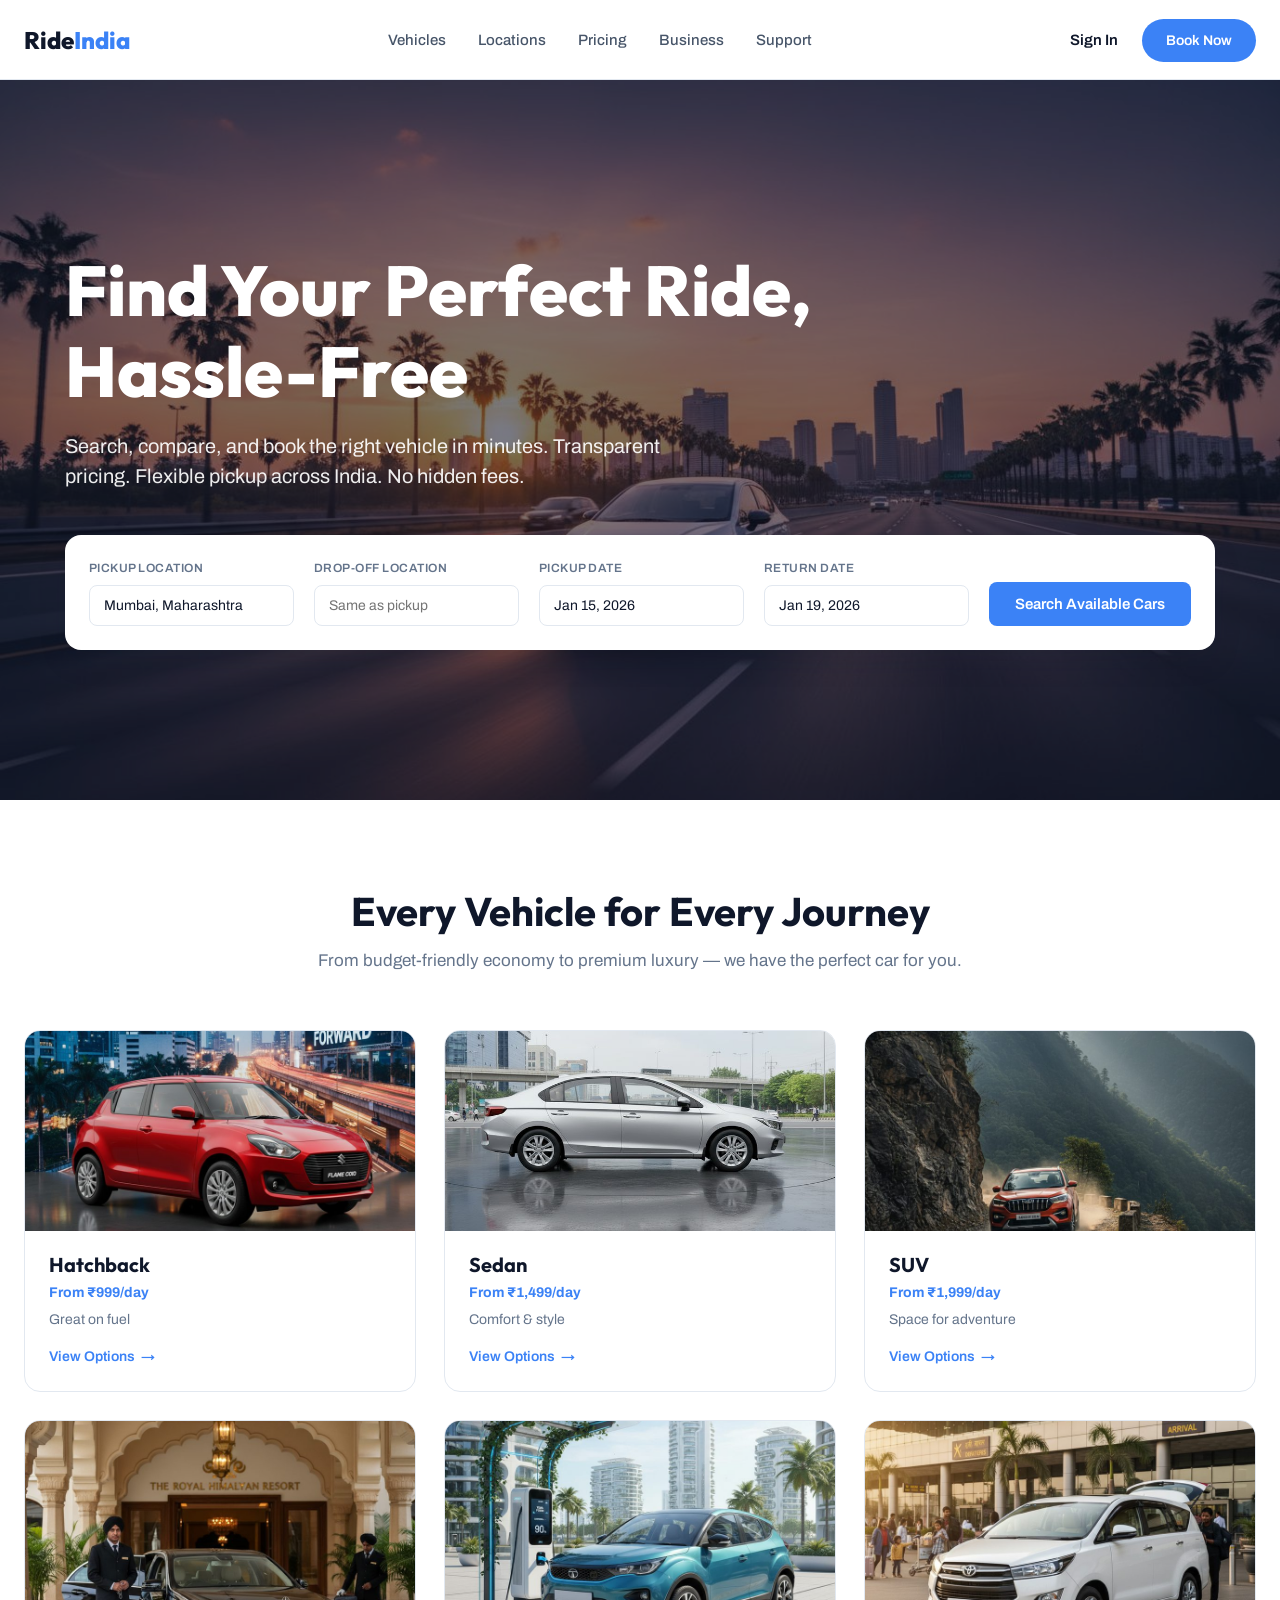
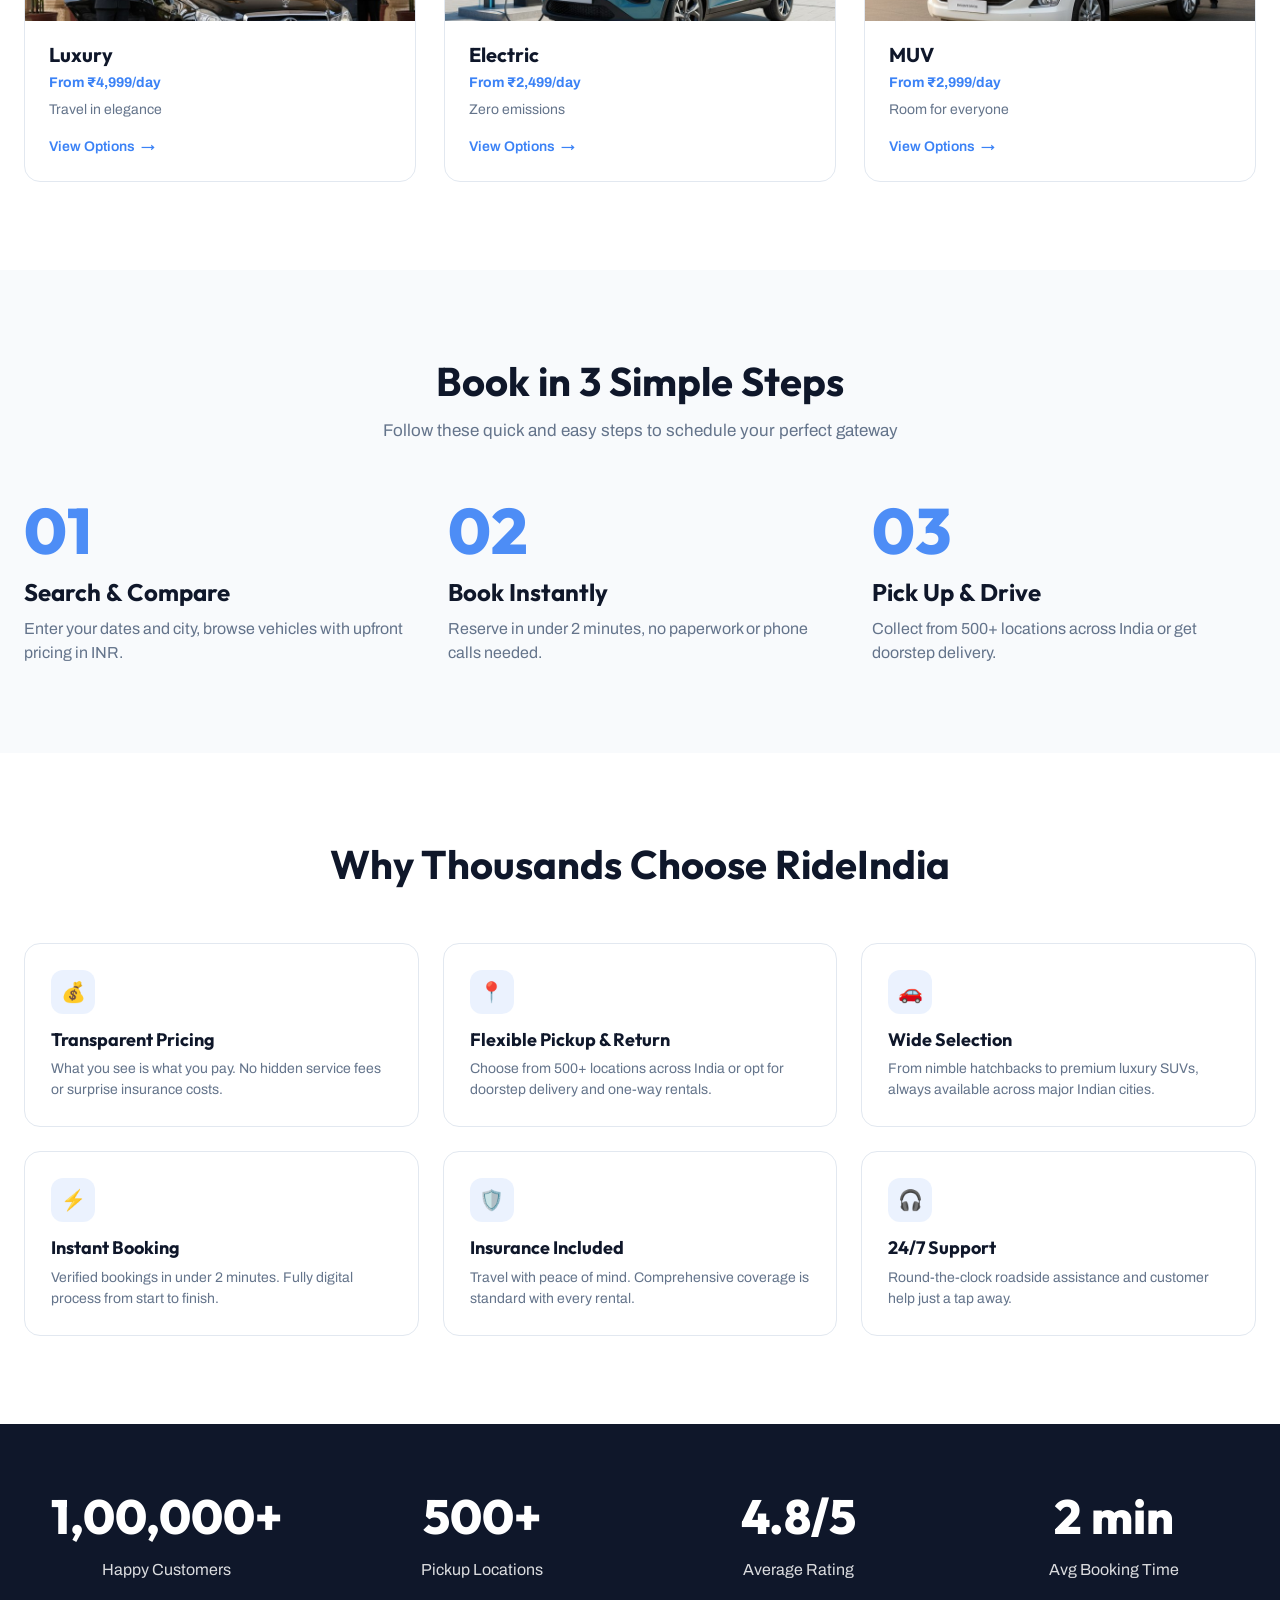
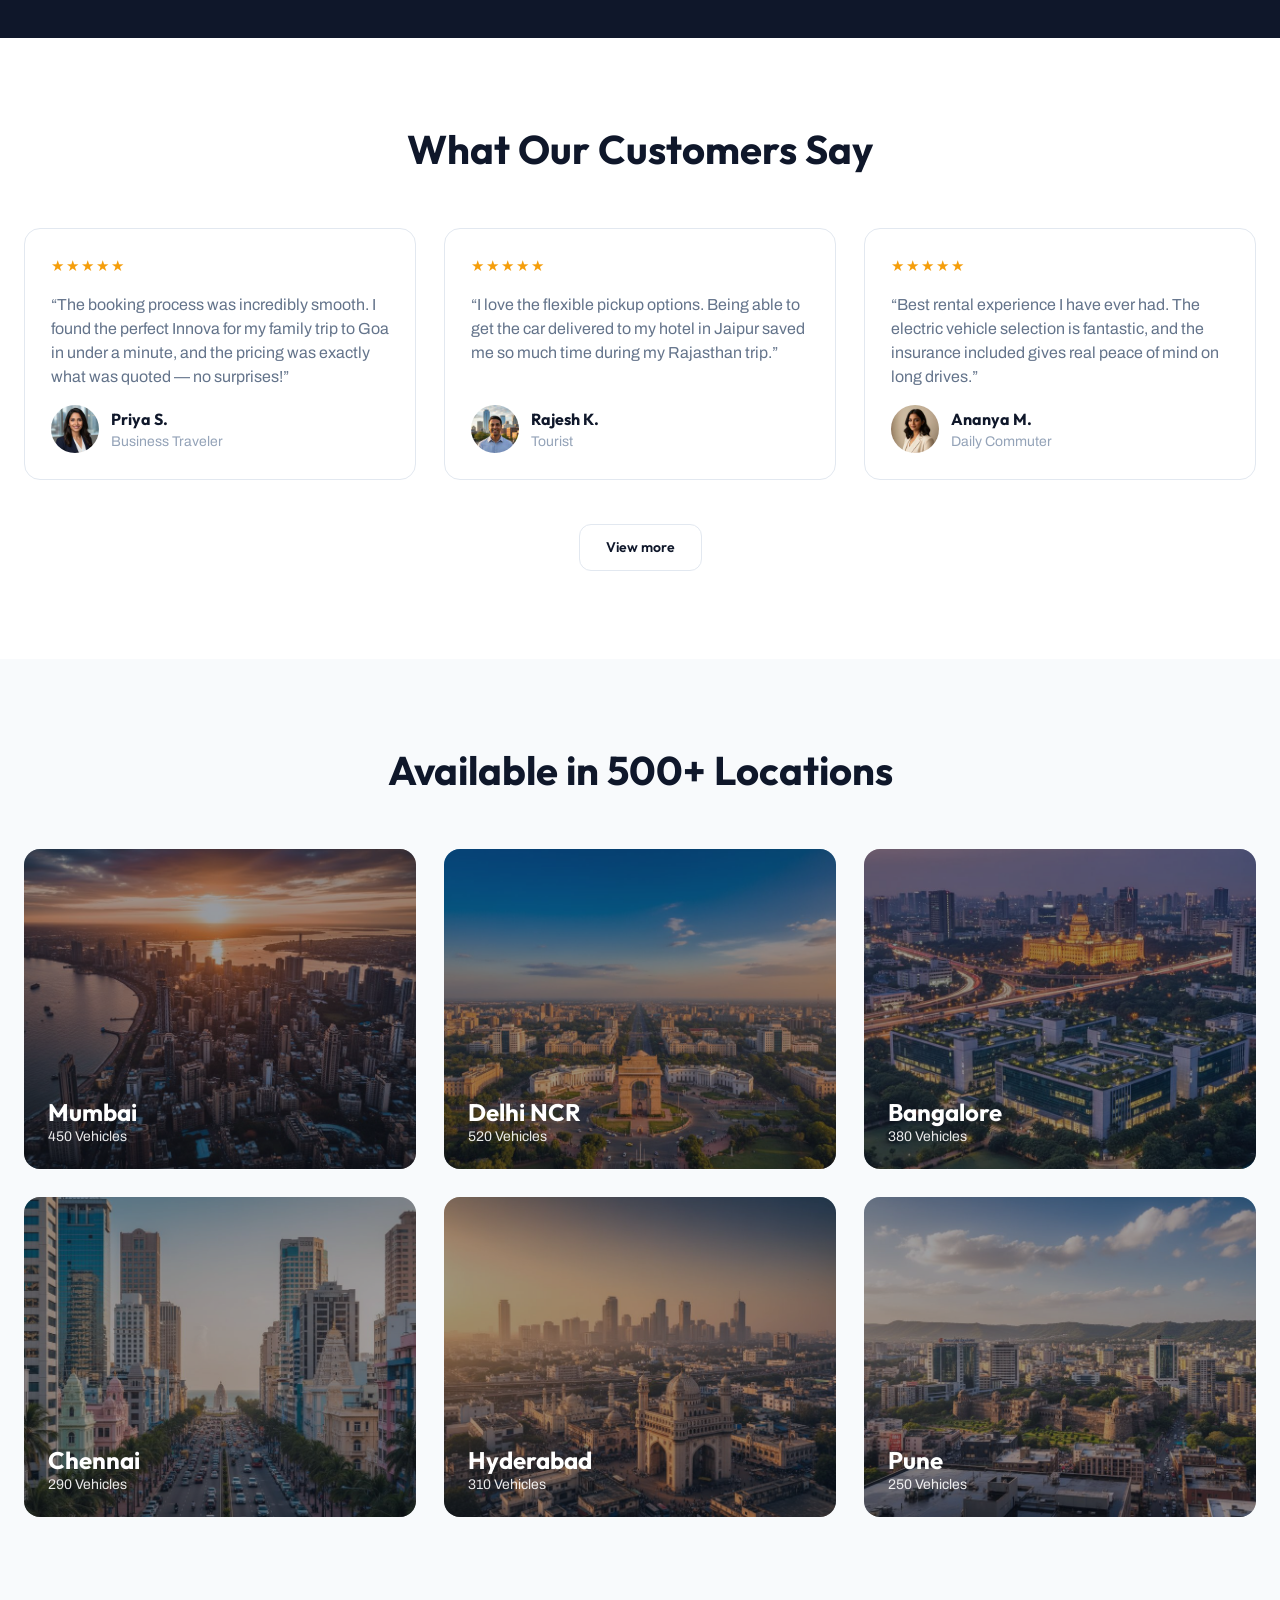
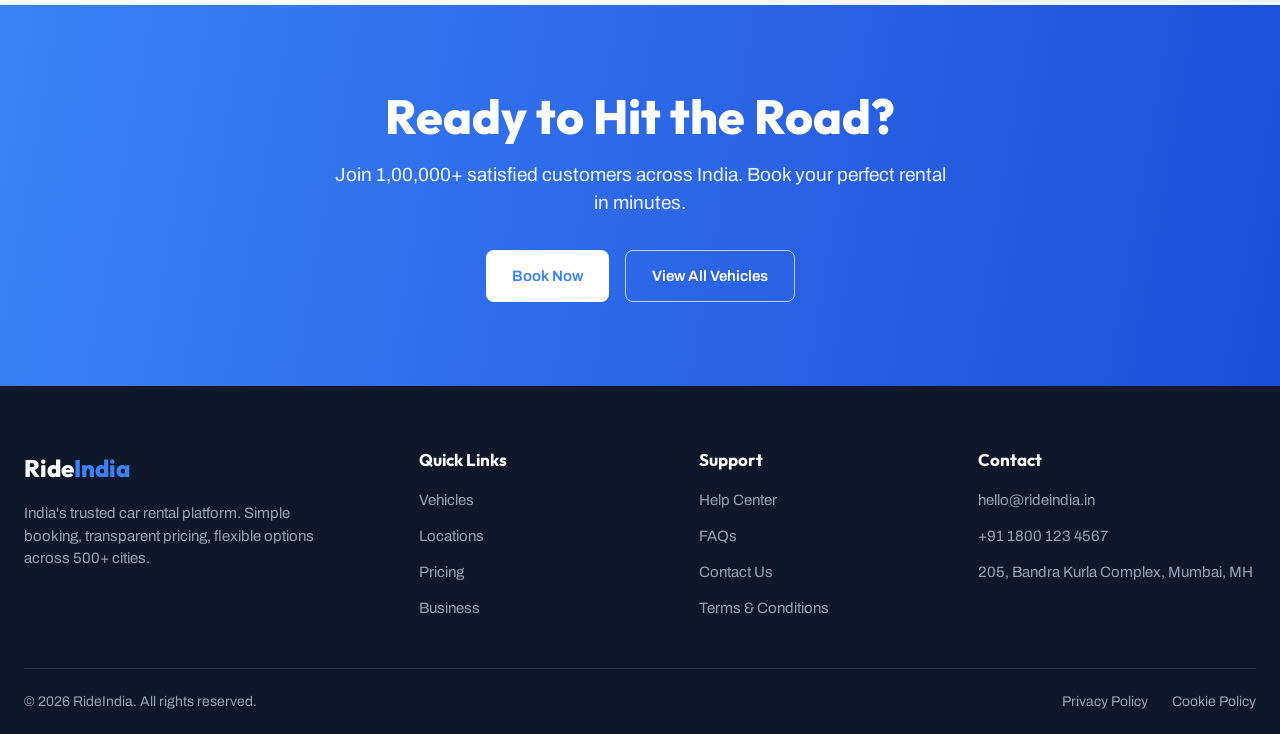
<file: index.html>
<!DOCTYPE html>
<html lang="en">
<head>
<meta charset="UTF-8">
<meta name="viewport" content="width=device-width, initial-scale=1.0">
<title>RideIndia — Find Your Perfect Ride, Hassle-Free</title>
<link rel="preconnect" href="https://fonts.googleapis.com">
<link href="https://fonts.googleapis.com/css2?family=Outfit:wght@500;600;700;800&family=Archivo:wght@400;500;600;700;800&display=swap" rel="stylesheet">
<link rel="stylesheet" href="css/style.css">
</head>
<body>

<!-- ===== Navbar ===== -->
<header class="navbar">
  <div class="container">
    <a class="logo" href="index.html">Ride<span>India</span></a>
    <input type="checkbox" id="nav-toggle" class="nav-toggle" aria-label="Toggle menu">
    <label for="nav-toggle" class="nav-burger" aria-hidden="true"><span></span><span></span><span></span></label>
    <ul class="nav-links">
      <li><a href="available-cars.html">Vehicles</a></li>
      <li><a href="index.html#locations">Locations</a></li>
      <li><a href="index.html#categories">Pricing</a></li>
      <li><a href="index.html#why">Business</a></li>
      <li><a href="help-center.html">Support</a></li>
    </ul>
    <div class="nav-actions">
      <a class="signin" href="#">Sign In</a>
      <a class="btn btn-primary btn-pill" href="available-cars.html">Book Now</a>
    </div>
  </div>
</header>

<!-- ===== Hero ===== -->
<section class="hero">
  <div class="container">
    <h1>Find Your Perfect Ride,<br>Hassle-Free</h1>
    <p class="sub">Search, compare, and book the right vehicle in minutes. Transparent pricing. Flexible pickup across India. No hidden fees.</p>

    <form class="search-card" action="available-cars.html" method="get">
      <div class="search-field">
        <label for="pickup-loc">Pickup Location</label>
        <input id="pickup-loc" type="text" value="Mumbai, Maharashtra">
      </div>
      <div class="search-field">
        <label for="drop-loc">Drop-off Location</label>
        <input id="drop-loc" type="text" placeholder="Same as pickup">
      </div>
      <div class="search-field">
        <label for="pickup-date">Pickup Date</label>
        <input id="pickup-date" type="text" value="Jan 15, 2026">
      </div>
      <div class="search-field">
        <label for="return-date">Return Date</label>
        <input id="return-date" type="text" value="Jan 19, 2026">
      </div>
      <button class="btn btn-primary" type="submit">Search Available Cars</button>
    </form>
  </div>
</section>

<!-- ===== Categories ===== -->
<section class="section" id="categories">
  <div class="container">
    <div class="section-head">
      <h2>Every Vehicle for Every Journey</h2>
      <p>From budget-friendly economy to premium luxury — we have the perfect car for you.</p>
    </div>
    <div class="grid-3">
      <article class="card">
        <a class="card-img" href="available-cars.html"><img src="assets/category-1.jpg" alt="Hatchback"></a>
        <div class="card-body">
          <h3>Hatchback</h3>
          <p class="card-price">From ₹999/day</p>
          <p class="card-tag">Great on fuel</p>
          <a class="card-link" href="available-cars.html">View Options</a>
        </div>
      </article>
      <article class="card">
        <a class="card-img" href="available-cars.html"><img src="assets/category-2.jpg" alt="Sedan"></a>
        <div class="card-body">
          <h3>Sedan</h3>
          <p class="card-price">From ₹1,499/day</p>
          <p class="card-tag">Comfort &amp; style</p>
          <a class="card-link" href="available-cars.html">View Options</a>
        </div>
      </article>
      <article class="card">
        <a class="card-img" href="available-cars.html"><img src="assets/category-3.jpg" alt="SUV"></a>
        <div class="card-body">
          <h3>SUV</h3>
          <p class="card-price">From ₹1,999/day</p>
          <p class="card-tag">Space for adventure</p>
          <a class="card-link" href="available-cars.html">View Options</a>
        </div>
      </article>
      <article class="card">
        <a class="card-img" href="available-cars.html"><img src="assets/category-4.jpg" alt="Luxury car"></a>
        <div class="card-body">
          <h3>Luxury</h3>
          <p class="card-price">From ₹4,999/day</p>
          <p class="card-tag">Travel in elegance</p>
          <a class="card-link" href="available-cars.html">View Options</a>
        </div>
      </article>
      <article class="card">
        <a class="card-img" href="available-cars.html"><img src="assets/category-5.jpg" alt="Electric car"></a>
        <div class="card-body">
          <h3>Electric</h3>
          <p class="card-price">From ₹2,499/day</p>
          <p class="card-tag">Zero emissions</p>
          <a class="card-link" href="available-cars.html">View Options</a>
        </div>
      </article>
      <article class="card">
        <a class="card-img" href="available-cars.html"><img src="assets/category-6.jpg" alt="MUV"></a>
        <div class="card-body">
          <h3>MUV</h3>
          <p class="card-price">From ₹2,999/day</p>
          <p class="card-tag">Room for everyone</p>
          <a class="card-link" href="available-cars.html">View Options</a>
        </div>
      </article>
    </div>
  </div>
</section>

<!-- ===== How it works ===== -->
<section class="section alt">
  <div class="container">
    <div class="section-head">
      <h2>Book in 3 Simple Steps</h2>
      <p>Follow these quick and easy steps to schedule your perfect gateway</p>
    </div>
    <div class="steps">
      <div class="step">
        <div class="num">01</div>
        <h3>Search &amp; Compare</h3>
        <p>Enter your dates and city, browse vehicles with upfront pricing in INR.</p>
      </div>
      <div class="step">
        <div class="num">02</div>
        <h3>Book Instantly</h3>
        <p>Reserve in under 2 minutes, no paperwork or phone calls needed.</p>
      </div>
      <div class="step">
        <div class="num">03</div>
        <h3>Pick Up &amp; Drive</h3>
        <p>Collect from 500+ locations across India or get doorstep delivery.</p>
      </div>
    </div>
  </div>
</section>

<!-- ===== Why RideIndia ===== -->
<section class="section" id="why">
  <div class="container">
    <div class="section-head">
      <h2>Why Thousands Choose RideIndia</h2>
    </div>
    <div class="benefits">
      <div class="benefit">
        <div class="ico">💰</div>
        <h3>Transparent Pricing</h3>
        <p>What you see is what you pay. No hidden service fees or surprise insurance costs.</p>
      </div>
      <div class="benefit">
        <div class="ico">📍</div>
        <h3>Flexible Pickup &amp; Return</h3>
        <p>Choose from 500+ locations across India or opt for doorstep delivery and one-way rentals.</p>
      </div>
      <div class="benefit">
        <div class="ico">🚗</div>
        <h3>Wide Selection</h3>
        <p>From nimble hatchbacks to premium luxury SUVs, always available across major Indian cities.</p>
      </div>
      <div class="benefit">
        <div class="ico">⚡</div>
        <h3>Instant Booking</h3>
        <p>Verified bookings in under 2 minutes. Fully digital process from start to finish.</p>
      </div>
      <div class="benefit">
        <div class="ico">🛡️</div>
        <h3>Insurance Included</h3>
        <p>Travel with peace of mind. Comprehensive coverage is standard with every rental.</p>
      </div>
      <div class="benefit">
        <div class="ico">🎧</div>
        <h3>24/7 Support</h3>
        <p>Round-the-clock roadside assistance and customer help just a tap away.</p>
      </div>
    </div>
  </div>
</section>

<!-- ===== Metrics ===== -->
<section class="metrics">
  <div class="container">
    <div><div class="num">1,00,000+</div><div class="lbl">Happy Customers</div></div>
    <div><div class="num">500+</div><div class="lbl">Pickup Locations</div></div>
    <div><div class="num">4.8/5</div><div class="lbl">Average Rating</div></div>
    <div><div class="num">2 min</div><div class="lbl">Avg Booking Time</div></div>
  </div>
</section>

<!-- ===== Testimonials ===== -->
<section class="section">
  <div class="container">
    <div class="section-head">
      <h2>What Our Customers Say</h2>
    </div>
    <div class="reviews">
      <div class="review-card">
        <div class="stars" aria-label="5 stars">★★★★★</div>
        <blockquote>“The booking process was incredibly smooth. I found the perfect Innova for my family trip to Goa in under a minute, and the pricing was exactly what was quoted — no surprises!”</blockquote>
        <div class="reviewer">
          <img src="assets/avatar-1.jpg" alt="Priya S.">
          <div><div class="nm">Priya S.</div><div class="rl">Business Traveler</div></div>
        </div>
      </div>
      <div class="review-card">
        <div class="stars" aria-label="5 stars">★★★★★</div>
        <blockquote>“I love the flexible pickup options. Being able to get the car delivered to my hotel in Jaipur saved me so much time during my Rajasthan trip.”</blockquote>
        <div class="reviewer">
          <img src="assets/avatar-2.jpg" alt="Rajesh K.">
          <div><div class="nm">Rajesh K.</div><div class="rl">Tourist</div></div>
        </div>
      </div>
      <div class="review-card">
        <div class="stars" aria-label="5 stars">★★★★★</div>
        <blockquote>“Best rental experience I have ever had. The electric vehicle selection is fantastic, and the insurance included gives real peace of mind on long drives.”</blockquote>
        <div class="reviewer">
          <img src="assets/avatar-3.jpg" alt="Ananya M.">
          <div><div class="nm">Ananya M.</div><div class="rl">Daily Commuter</div></div>
        </div>
      </div>
    </div>
    <div class="view-more-wrap">
      <a class="btn-view-more" href="reviews.html">View more</a>
    </div>
  </div>
</section>

<!-- ===== Locations ===== -->
<section class="section alt" id="locations">
  <div class="container">
    <div class="section-head">
      <h2>Available in 500+ Locations</h2>
    </div>
    <div class="grid-3">
      <a class="city-card" href="available-cars.html">
        <img src="assets/city-1.jpg" alt="Mumbai">
        <div class="veil"></div>
        <div class="meta"><h3>Mumbai</h3><p>450 Vehicles</p></div>
      </a>
      <a class="city-card" href="available-cars.html">
        <img src="assets/city-2.jpg" alt="Delhi NCR">
        <div class="veil"></div>
        <div class="meta"><h3>Delhi NCR</h3><p>520 Vehicles</p></div>
      </a>
      <a class="city-card" href="available-cars.html">
        <img src="assets/city-3.jpg" alt="Bangalore">
        <div class="veil"></div>
        <div class="meta"><h3>Bangalore</h3><p>380 Vehicles</p></div>
      </a>
      <a class="city-card" href="available-cars.html">
        <img src="assets/city-4.jpg" alt="Chennai">
        <div class="veil"></div>
        <div class="meta"><h3>Chennai</h3><p>290 Vehicles</p></div>
      </a>
      <a class="city-card" href="available-cars.html">
        <img src="assets/city-5.jpg" alt="Hyderabad">
        <div class="veil"></div>
        <div class="meta"><h3>Hyderabad</h3><p>310 Vehicles</p></div>
      </a>
      <a class="city-card" href="available-cars.html">
        <img src="assets/city-6.jpg" alt="Pune">
        <div class="veil"></div>
        <div class="meta"><h3>Pune</h3><p>250 Vehicles</p></div>
      </a>
    </div>
  </div>
</section>

<!-- ===== CTA ===== -->
<section class="cta">
  <div class="container">
    <h2>Ready to Hit the Road?</h2>
    <p>Join 1,00,000+ satisfied customers across India. Book your perfect rental in minutes.</p>
    <div class="actions">
      <a class="btn btn-white" href="available-cars.html">Book Now</a>
      <a class="btn btn-outline-white" href="available-cars.html">View All Vehicles</a>
    </div>
  </div>
</section>

<!-- ===== Footer ===== -->
<footer class="footer">
  <div class="container">
    <div class="footer-grid">
      <div>
        <a class="logo" href="index.html">Ride<span>India</span></a>
        <p class="about">India's trusted car rental platform. Simple booking, transparent pricing, flexible options across 500+ cities.</p>
      </div>
      <div>
        <h4>Quick Links</h4>
        <ul>
          <li><a href="available-cars.html">Vehicles</a></li>
          <li><a href="index.html#locations">Locations</a></li>
          <li><a href="index.html#categories">Pricing</a></li>
          <li><a href="index.html#why">Business</a></li>
        </ul>
      </div>
      <div>
        <h4>Support</h4>
        <ul>
          <li><a href="help-center.html">Help Center</a></li>
          <li><a href="help-center.html">FAQs</a></li>
          <li><a href="help-center.html">Contact Us</a></li>
          <li><a href="#">Terms &amp; Conditions</a></li>
        </ul>
      </div>
      <div>
        <h4>Contact</h4>
        <ul>
          <li><a href="mailto:hello@rideindia.in">hello@rideindia.in</a></li>
          <li><a href="tel:+9118001234567">+91 1800 123 4567</a></li>
          <li><a href="#">205, Bandra Kurla Complex, Mumbai, MH</a></li>
        </ul>
      </div>
    </div>
    <div class="footer-bottom">
      <div>© 2026 RideIndia. All rights reserved.</div>
      <div class="links"><a href="#">Privacy Policy</a><a href="#">Cookie Policy</a></div>
    </div>
  </div>
</footer>

</body>
</html>
</file>
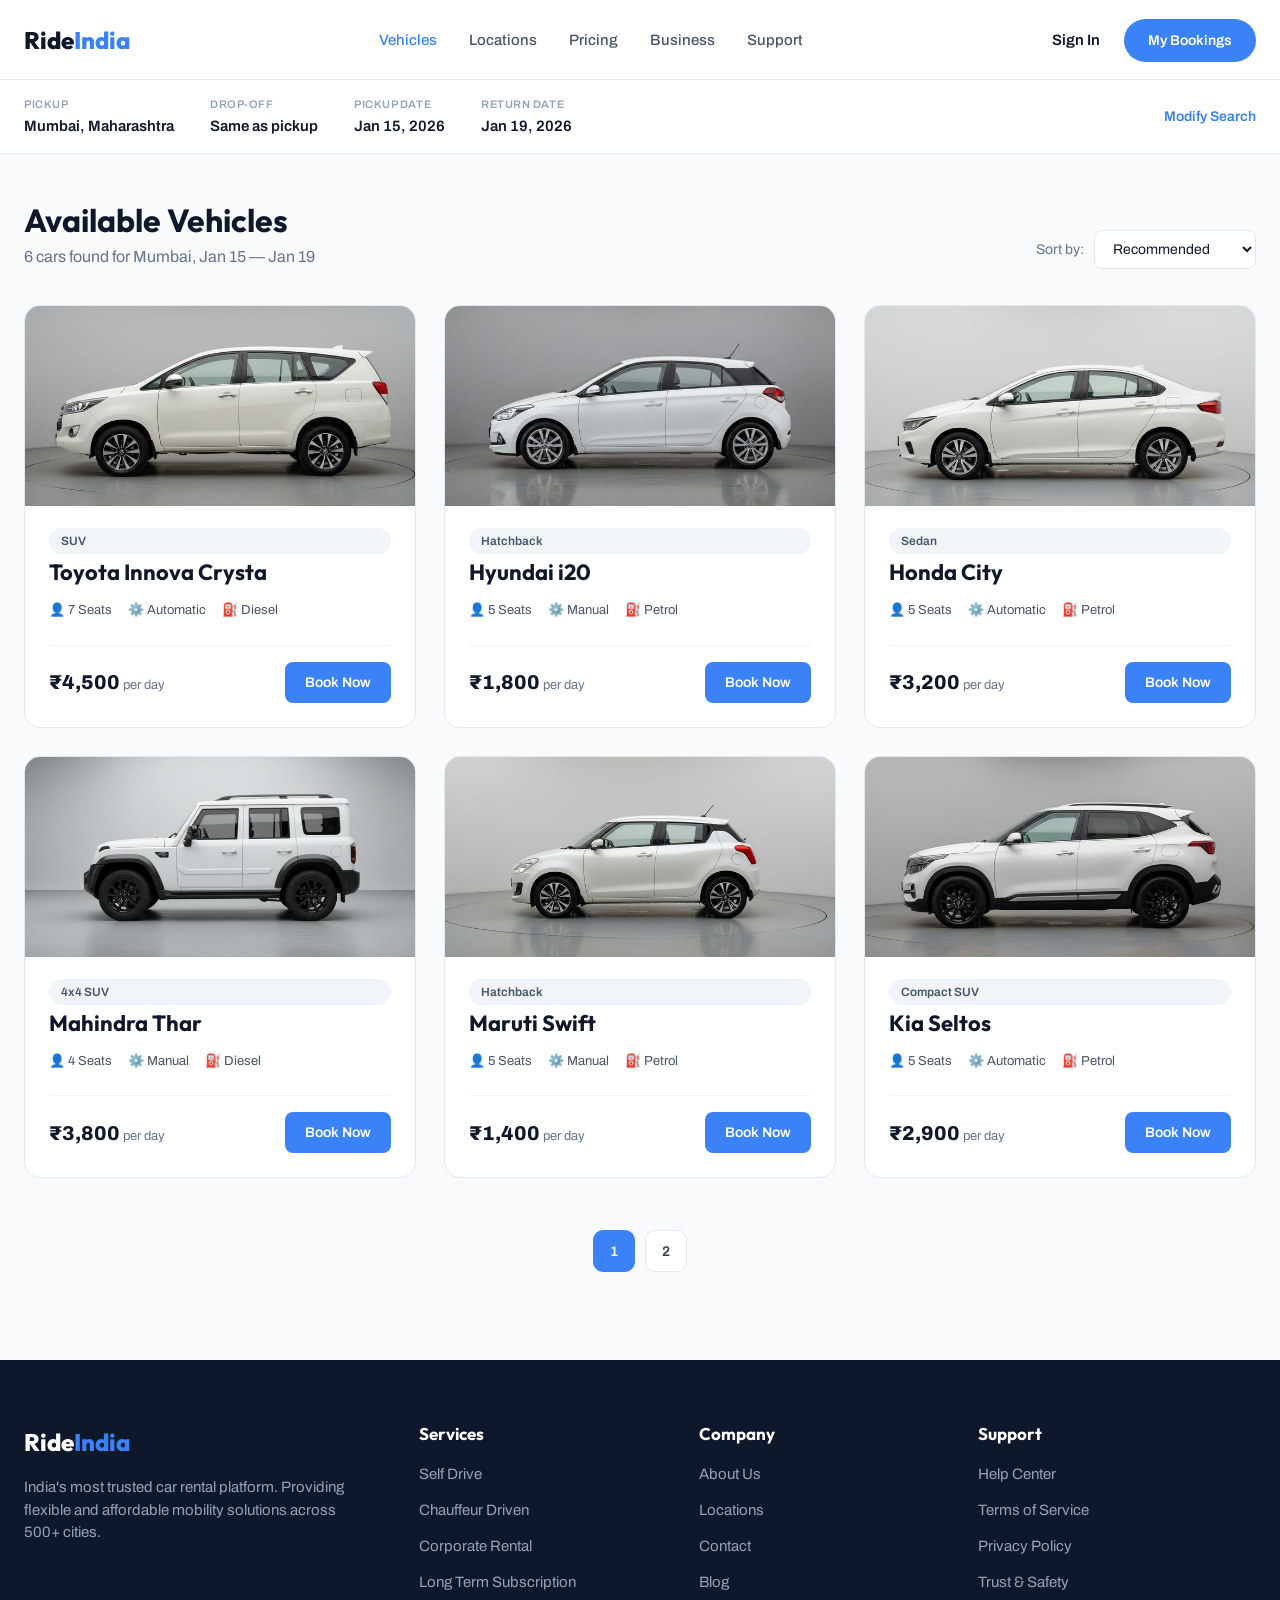
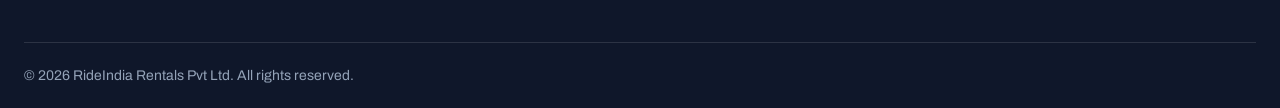
<file: available-cars.html>
<!DOCTYPE html>
<html lang="en">
<head>
<meta charset="UTF-8">
<meta name="viewport" content="width=device-width, initial-scale=1.0">
<title>Available Vehicles — RideIndia</title>
<link rel="preconnect" href="https://fonts.googleapis.com">
<link href="https://fonts.googleapis.com/css2?family=Outfit:wght@500;600;700;800&family=Archivo:wght@400;500;600;700;800&display=swap" rel="stylesheet">
<link rel="stylesheet" href="css/style.css">
</head>
<body class="bg-alt">

<header class="navbar">
  <div class="container">
    <a class="logo" href="index.html">Ride<span>India</span></a>
    <input type="checkbox" id="nav-toggle" class="nav-toggle" aria-label="Toggle menu">
    <label for="nav-toggle" class="nav-burger" aria-hidden="true"><span></span><span></span><span></span></label>
    <ul class="nav-links">
      <li><a class="active" href="available-cars.html">Vehicles</a></li>
      <li><a href="index.html#locations">Locations</a></li>
      <li><a href="index.html#categories">Pricing</a></li>
      <li><a href="index.html#why">Business</a></li>
      <li><a href="help-center.html">Support</a></li>
    </ul>
    <div class="nav-actions">
      <a class="signin" href="#">Sign In</a>
      <a class="btn btn-primary btn-pill" href="confirmation.html">My Bookings</a>
    </div>
  </div>
</header>

<!-- Search summary bar -->
<div class="search-summary">
  <div class="container">
    <div class="summary-item"><span class="k">Pickup</span><span class="v">Mumbai, Maharashtra</span></div>
    <div class="summary-item"><span class="k">Drop-off</span><span class="v">Same as pickup</span></div>
    <div class="summary-item"><span class="k">Pickup Date</span><span class="v">Jan 15, 2026</span></div>
    <div class="summary-item"><span class="k">Return Date</span><span class="v">Jan 19, 2026</span></div>
    <a class="modify-link" href="index.html">Modify Search</a>
  </div>
</div>

<main class="section" style="padding-top:48px;">
  <div class="container">
    <div class="results-head">
      <div>
        <h1>Available Vehicles</h1>
        <p class="found">6 cars found for Mumbai, Jan 15 — Jan 19</p>
      </div>
      <div class="sort">
        <span>Sort by:</span>
        <select aria-label="Sort results">
          <option>Recommended</option>
          <option>Price: Low to High</option>
          <option>Price: High to Low</option>
          <option>Rating</option>
        </select>
      </div>
    </div>

    <div class="grid-3">
      <article class="card car-card">
        <a class="card-img" href="car-details.html"><img src="assets/car-1.jpg" alt="Toyota Innova Crysta"></a>
        <div class="card-body">
          <span class="chip">SUV</span>
          <h3>Toyota Innova Crysta</h3>
          <div class="spec-row"><span>👤 7 Seats</span><span>⚙️ Automatic</span><span>⛽ Diesel</span></div>
          <div class="card-foot">
            <div class="price"><span class="amt">₹4,500</span> <span class="per">per day</span></div>
            <a class="btn btn-primary" href="car-details.html">Book Now</a>
          </div>
        </div>
      </article>

      <article class="card car-card">
        <a class="card-img" href="car-details.html"><img src="assets/car-2.jpg" alt="Hyundai i20"></a>
        <div class="card-body">
          <span class="chip">Hatchback</span>
          <h3>Hyundai i20</h3>
          <div class="spec-row"><span>👤 5 Seats</span><span>⚙️ Manual</span><span>⛽ Petrol</span></div>
          <div class="card-foot">
            <div class="price"><span class="amt">₹1,800</span> <span class="per">per day</span></div>
            <a class="btn btn-primary" href="car-details.html">Book Now</a>
          </div>
        </div>
      </article>

      <article class="card car-card">
        <a class="card-img" href="car-details.html"><img src="assets/car-3.jpg" alt="Honda City"></a>
        <div class="card-body">
          <span class="chip">Sedan</span>
          <h3>Honda City</h3>
          <div class="spec-row"><span>👤 5 Seats</span><span>⚙️ Automatic</span><span>⛽ Petrol</span></div>
          <div class="card-foot">
            <div class="price"><span class="amt">₹3,200</span> <span class="per">per day</span></div>
            <a class="btn btn-primary" href="car-details.html">Book Now</a>
          </div>
        </div>
      </article>

      <article class="card car-card">
        <a class="card-img" href="car-details.html"><img src="assets/car-4.jpg" alt="Mahindra Thar"></a>
        <div class="card-body">
          <span class="chip">4x4 SUV</span>
          <h3>Mahindra Thar</h3>
          <div class="spec-row"><span>👤 4 Seats</span><span>⚙️ Manual</span><span>⛽ Diesel</span></div>
          <div class="card-foot">
            <div class="price"><span class="amt">₹3,800</span> <span class="per">per day</span></div>
            <a class="btn btn-primary" href="car-details.html">Book Now</a>
          </div>
        </div>
      </article>

      <article class="card car-card">
        <a class="card-img" href="car-details.html"><img src="assets/car-5.jpg" alt="Maruti Swift"></a>
        <div class="card-body">
          <span class="chip">Hatchback</span>
          <h3>Maruti Swift</h3>
          <div class="spec-row"><span>👤 5 Seats</span><span>⚙️ Manual</span><span>⛽ Petrol</span></div>
          <div class="card-foot">
            <div class="price"><span class="amt">₹1,400</span> <span class="per">per day</span></div>
            <a class="btn btn-primary" href="car-details.html">Book Now</a>
          </div>
        </div>
      </article>

      <article class="card car-card">
        <a class="card-img" href="car-details.html"><img src="assets/car-6.jpg" alt="Kia Seltos"></a>
        <div class="card-body">
          <span class="chip">Compact SUV</span>
          <h3>Kia Seltos</h3>
          <div class="spec-row"><span>👤 5 Seats</span><span>⚙️ Automatic</span><span>⛽ Petrol</span></div>
          <div class="card-foot">
            <div class="price"><span class="amt">₹2,900</span> <span class="per">per day</span></div>
            <a class="btn btn-primary" href="car-details.html">Book Now</a>
          </div>
        </div>
      </article>
    </div>

    <nav class="pagination" aria-label="Pagination">
      <a class="page-btn active" href="available-cars.html">1</a>
      <a class="page-btn" href="available-cars.html">2</a>
    </nav>
  </div>
</main>

<footer class="footer">
  <div class="container">
    <div class="footer-grid">
      <div>
        <a class="logo" href="index.html">Ride<span>India</span></a>
        <p class="about">India's most trusted car rental platform. Providing flexible and affordable mobility solutions across 500+ cities.</p>
      </div>
      <div>
        <h4>Services</h4>
        <ul>
          <li><a href="available-cars.html">Self Drive</a></li>
          <li><a href="available-cars.html">Chauffeur Driven</a></li>
          <li><a href="available-cars.html">Corporate Rental</a></li>
          <li><a href="available-cars.html">Long Term Subscription</a></li>
        </ul>
      </div>
      <div>
        <h4>Company</h4>
        <ul>
          <li><a href="#">About Us</a></li>
          <li><a href="index.html#locations">Locations</a></li>
          <li><a href="help-center.html">Contact</a></li>
          <li><a href="#">Blog</a></li>
        </ul>
      </div>
      <div>
        <h4>Support</h4>
        <ul>
          <li><a href="help-center.html">Help Center</a></li>
          <li><a href="#">Terms of Service</a></li>
          <li><a href="#">Privacy Policy</a></li>
          <li><a href="#">Trust &amp; Safety</a></li>
        </ul>
      </div>
    </div>
    <div class="footer-bottom">
      <div>© 2026 RideIndia Rentals Pvt Ltd. All rights reserved.</div>
    </div>
  </div>
</footer>

</body>
</html>
</file>
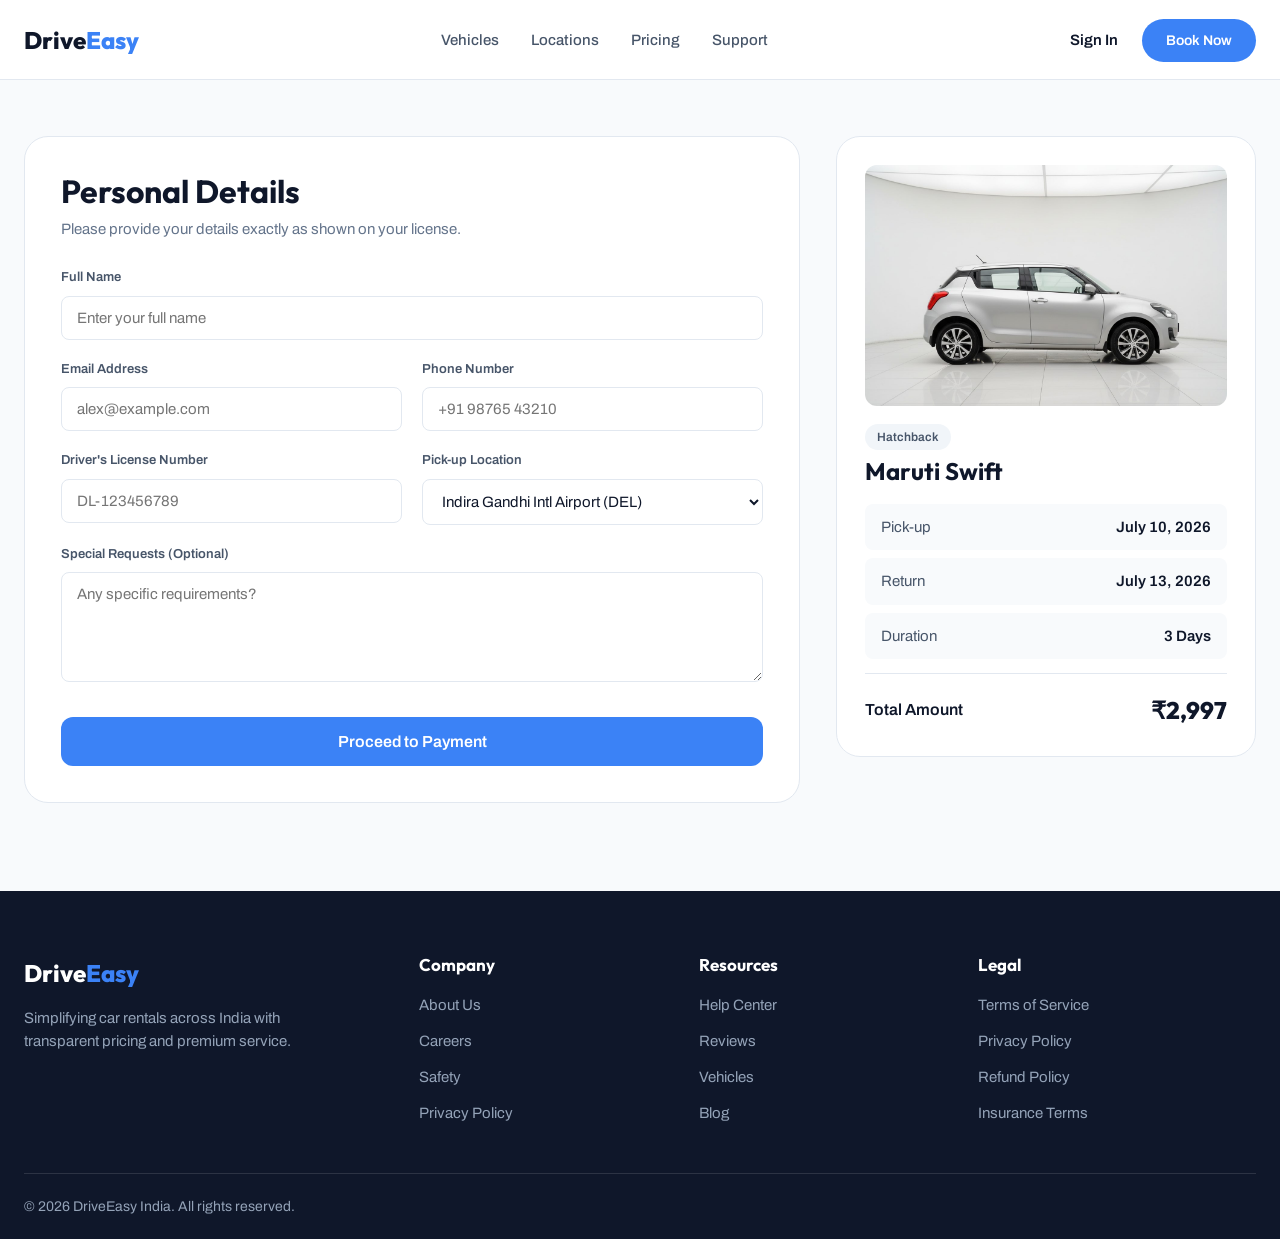
<file: booking-details.html>
<!DOCTYPE html>
<html lang="en">
<head>
<meta charset="UTF-8">
<meta name="viewport" content="width=device-width, initial-scale=1.0">
<title>Booking Details — DriveEasy</title>
<link rel="preconnect" href="https://fonts.googleapis.com">
<link href="https://fonts.googleapis.com/css2?family=Outfit:wght@500;600;700;800&family=Archivo:wght@400;500;600;700;800&display=swap" rel="stylesheet">
<link rel="stylesheet" href="css/style.css">
</head>
<body class="bg-alt">

<header class="navbar">
  <div class="container">
    <a class="logo" href="index.html">Drive<span>Easy</span></a>
    <input type="checkbox" id="nav-toggle" class="nav-toggle" aria-label="Toggle menu">
    <label for="nav-toggle" class="nav-burger" aria-hidden="true"><span></span><span></span><span></span></label>
    <ul class="nav-links">
      <li><a href="available-cars.html">Vehicles</a></li>
      <li><a href="index.html#locations">Locations</a></li>
      <li><a href="index.html#categories">Pricing</a></li>
      <li><a href="help-center.html">Support</a></li>
    </ul>
    <div class="nav-actions">
      <a class="signin" href="#">Sign In</a>
      <a class="btn btn-primary btn-pill" href="available-cars.html">Book Now</a>
    </div>
  </div>
</header>

<main class="flow-main">
  <div class="container">
    <div class="flow-grid">
      <!-- Personal details form -->
      <section class="panel">
        <h1>Personal Details</h1>
        <p class="panel-sub">Please provide your details exactly as shown on your license.</p>
        <form action="payment.html" method="get">
          <div class="form-grid">
            <div class="field full">
              <label for="fullname">Full Name</label>
              <input id="fullname" type="text" placeholder="Enter your full name">
            </div>
            <div class="field">
              <label for="email">Email Address</label>
              <input id="email" type="email" placeholder="alex@example.com">
            </div>
            <div class="field">
              <label for="phone">Phone Number</label>
              <input id="phone" type="tel" placeholder="+91 98765 43210">
            </div>
            <div class="field">
              <label for="license">Driver's License Number</label>
              <input id="license" type="text" placeholder="DL-123456789">
            </div>
            <div class="field">
              <label for="pickup-loc">Pick-up Location</label>
              <select id="pickup-loc">
                <option>Indira Gandhi Intl Airport (DEL)</option>
                <option>Mumbai Chhatrapati Shivaji (BOM)</option>
                <option>Bangalore Kempegowda (BLR)</option>
                <option>Chennai International (MAA)</option>
              </select>
            </div>
            <div class="field full">
              <label for="requests">Special Requests (Optional)</label>
              <textarea id="requests" placeholder="Any specific requirements?"></textarea>
            </div>
          </div>
          <button class="btn btn-primary btn-block" type="submit">Proceed to Payment</button>
        </form>
      </section>

      <!-- Summary -->
      <aside class="summary-card">
        <div class="car-thumb"><img src="assets/car-swift-hero.jpg" alt="Maruti Swift"></div>
        <span class="chip">Hatchback</span>
        <h2>Maruti Swift</h2>
        <div class="sum-row boxed"><span>Pick-up</span><span class="v">July 10, 2026</span></div>
        <div class="sum-row boxed"><span>Return</span><span class="v">July 13, 2026</span></div>
        <div class="sum-row boxed"><span>Duration</span><span class="v">3 Days</span></div>
        <div class="sum-total">
          <span class="k">Total Amount</span>
          <span class="v">₹2,997</span>
        </div>
      </aside>
    </div>
  </div>
</main>

<footer class="footer">
  <div class="container">
    <div class="footer-grid">
      <div>
        <a class="logo" href="index.html">Drive<span>Easy</span></a>
        <p class="about">Simplifying car rentals across India with transparent pricing and premium service.</p>
      </div>
      <div>
        <h4>Company</h4>
        <ul>
          <li><a href="#">About Us</a></li>
          <li><a href="#">Careers</a></li>
          <li><a href="#">Safety</a></li>
          <li><a href="#">Privacy Policy</a></li>
        </ul>
      </div>
      <div>
        <h4>Resources</h4>
        <ul>
          <li><a href="help-center.html">Help Center</a></li>
          <li><a href="reviews.html">Reviews</a></li>
          <li><a href="available-cars.html">Vehicles</a></li>
          <li><a href="#">Blog</a></li>
        </ul>
      </div>
      <div>
        <h4>Legal</h4>
        <ul>
          <li><a href="#">Terms of Service</a></li>
          <li><a href="#">Privacy Policy</a></li>
          <li><a href="#">Refund Policy</a></li>
          <li><a href="#">Insurance Terms</a></li>
        </ul>
      </div>
    </div>
    <div class="footer-bottom">
      <div>© 2026 DriveEasy India. All rights reserved.</div>
    </div>
  </div>
</footer>

</body>
</html>
</file>
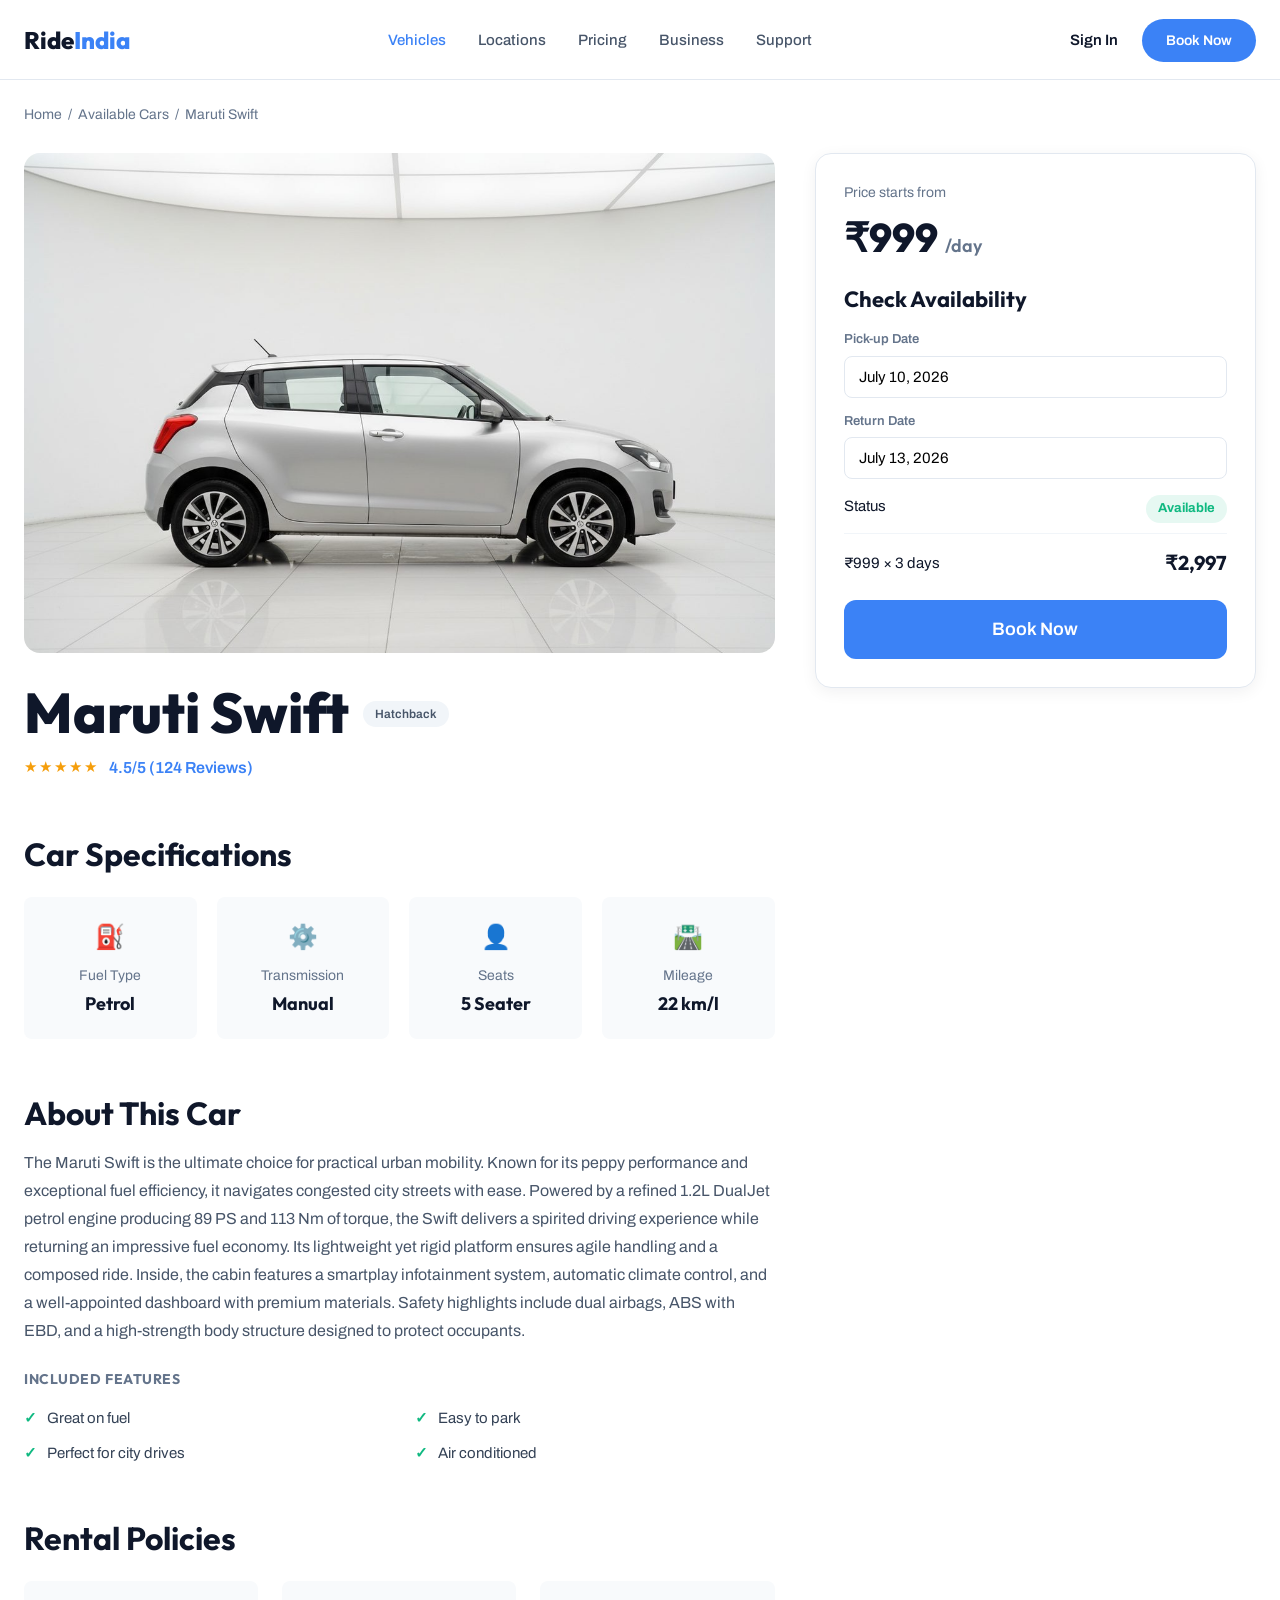
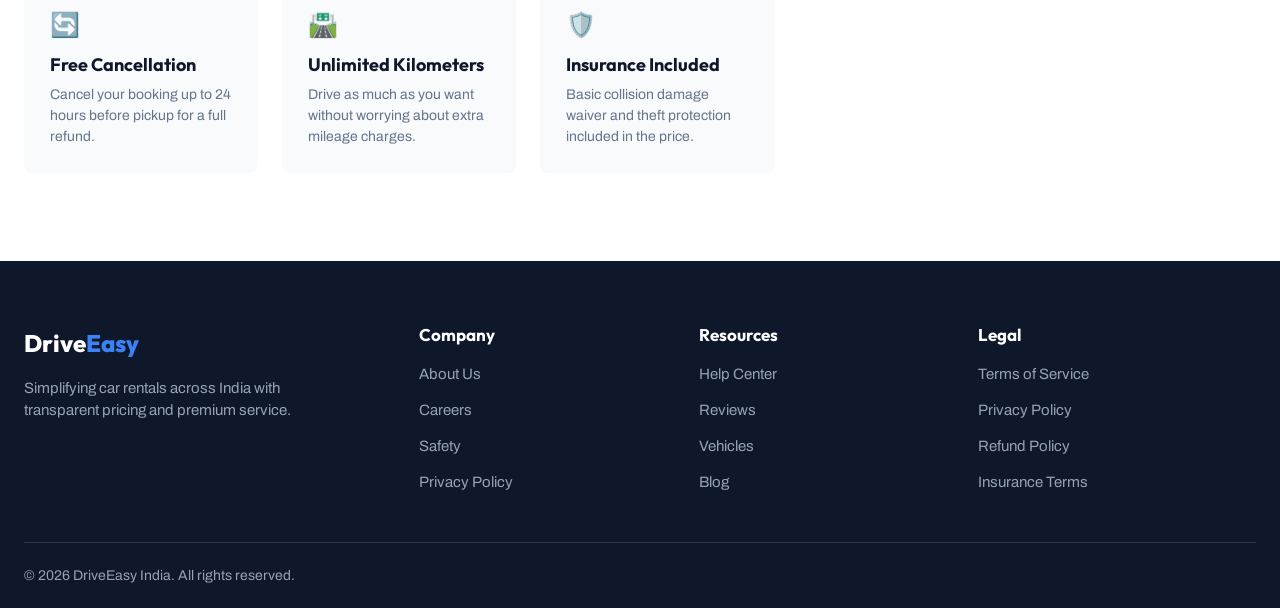
<file: car-details.html>
<!DOCTYPE html>
<html lang="en">
<head>
<meta charset="UTF-8">
<meta name="viewport" content="width=device-width, initial-scale=1.0">
<title>Maruti Swift — Car Details — RideIndia</title>
<link rel="preconnect" href="https://fonts.googleapis.com">
<link href="https://fonts.googleapis.com/css2?family=Outfit:wght@500;600;700;800&family=Archivo:wght@400;500;600;700;800&display=swap" rel="stylesheet">
<link rel="stylesheet" href="css/style.css">
</head>
<body>

<header class="navbar">
  <div class="container">
    <a class="logo" href="index.html">Ride<span>India</span></a>
    <input type="checkbox" id="nav-toggle" class="nav-toggle" aria-label="Toggle menu">
    <label for="nav-toggle" class="nav-burger" aria-hidden="true"><span></span><span></span><span></span></label>
    <ul class="nav-links">
      <li><a class="active" href="available-cars.html">Vehicles</a></li>
      <li><a href="index.html#locations">Locations</a></li>
      <li><a href="index.html#categories">Pricing</a></li>
      <li><a href="index.html#why">Business</a></li>
      <li><a href="help-center.html">Support</a></li>
    </ul>
    <div class="nav-actions">
      <a class="signin" href="#">Sign In</a>
      <a class="btn btn-primary btn-pill" href="booking-details.html">Book Now</a>
    </div>
  </div>
</header>

<main class="container" style="padding-bottom:88px;">
  <nav class="breadcrumb" aria-label="Breadcrumb">
    <a href="index.html">Home</a> &nbsp;/&nbsp; <a href="available-cars.html">Available Cars</a> &nbsp;/&nbsp; Maruti Swift
  </nav>

  <div class="detail-grid">
    <!-- Left column -->
    <div>
      <div class="car-hero-img">
        <img src="assets/car-swift-hero.jpg" alt="Maruti Swift">
      </div>

      <div class="detail-title">
        <h1>Maruti Swift</h1>
        <span class="chip">Hatchback</span>
      </div>
      <div class="rating-line">
        <span class="stars" aria-hidden="true">★★★★★</span>
        <a href="reviews.html">4.5/5 (124 Reviews)</a>
      </div>

      <!-- Specifications -->
      <section class="content-block">
        <h2>Car Specifications</h2>
        <div class="spec-grid">
          <div class="spec-tile"><div class="ico">⛽</div><div class="k">Fuel Type</div><div class="v">Petrol</div></div>
          <div class="spec-tile"><div class="ico">⚙️</div><div class="k">Transmission</div><div class="v">Manual</div></div>
          <div class="spec-tile"><div class="ico">👤</div><div class="k">Seats</div><div class="v">5 Seater</div></div>
          <div class="spec-tile"><div class="ico">🛣️</div><div class="k">Mileage</div><div class="v">22 km/l</div></div>
        </div>
      </section>

      <!-- About -->
      <section class="content-block">
        <h2>About This Car</h2>
        <p class="long">The Maruti Swift is the ultimate choice for practical urban mobility. Known for its peppy performance and exceptional fuel efficiency, it navigates congested city streets with ease. Powered by a refined 1.2L DualJet petrol engine producing 89 PS and 113 Nm of torque, the Swift delivers a spirited driving experience while returning an impressive fuel economy. Its lightweight yet rigid platform ensures agile handling and a composed ride. Inside, the cabin features a smartplay infotainment system, automatic climate control, and a well-appointed dashboard with premium materials. Safety highlights include dual airbags, ABS with EBD, and a high-strength body structure designed to protect occupants.</p>
        <h3 style="margin-top:26px;font-size:14px;letter-spacing:.04em;text-transform:uppercase;color:var(--slate-500);">Included Features</h3>
        <ul class="feature-list">
          <li>Great on fuel</li>
          <li>Easy to park</li>
          <li>Perfect for city drives</li>
          <li>Air conditioned</li>
        </ul>
      </section>

      <!-- Policies -->
      <section class="content-block">
        <h2>Rental Policies</h2>
        <div class="policy-grid">
          <div class="policy-tile">
            <div class="ico">🔄</div>
            <h3>Free Cancellation</h3>
            <p>Cancel your booking up to 24 hours before pickup for a full refund.</p>
          </div>
          <div class="policy-tile">
            <div class="ico">🛣️</div>
            <h3>Unlimited Kilometers</h3>
            <p>Drive as much as you want without worrying about extra mileage charges.</p>
          </div>
          <div class="policy-tile">
            <div class="ico">🛡️</div>
            <h3>Insurance Included</h3>
            <p>Basic collision damage waiver and theft protection included in the price.</p>
          </div>
        </div>
      </section>
    </div>

    <!-- Right column: availability -->
    <aside class="availability-panel">
      <p class="from">Price starts from</p>
      <p class="big-price">₹999 <small>/day</small></p>
      <h2>Check Availability</h2>
      <div class="mini-field">
        <label for="pickup">Pick-up Date</label>
        <input id="pickup" type="text" value="July 10, 2026">
      </div>
      <div class="mini-field">
        <label for="return">Return Date</label>
        <input id="return" type="text" value="July 13, 2026">
      </div>
      <div class="status-row">
        <span>Status</span>
        <span class="status-ok">Available</span>
      </div>
      <div class="calc-row">
        <span>₹999 × 3 days</span>
        <strong>₹2,997</strong>
      </div>
      <a class="btn btn-primary btn-block" style="border-radius:12px;padding:16px;font-size:18px;margin-top:8px;" href="booking-details.html">Book Now</a>
    </aside>
  </div>
</main>

<footer class="footer">
  <div class="container">
    <div class="footer-grid">
      <div>
        <a class="logo" href="index.html">Drive<span>Easy</span></a>
        <p class="about">Simplifying car rentals across India with transparent pricing and premium service.</p>
      </div>
      <div>
        <h4>Company</h4>
        <ul>
          <li><a href="#">About Us</a></li>
          <li><a href="#">Careers</a></li>
          <li><a href="#">Safety</a></li>
          <li><a href="#">Privacy Policy</a></li>
        </ul>
      </div>
      <div>
        <h4>Resources</h4>
        <ul>
          <li><a href="help-center.html">Help Center</a></li>
          <li><a href="reviews.html">Reviews</a></li>
          <li><a href="available-cars.html">Vehicles</a></li>
          <li><a href="#">Blog</a></li>
        </ul>
      </div>
      <div>
        <h4>Legal</h4>
        <ul>
          <li><a href="#">Terms of Service</a></li>
          <li><a href="#">Privacy Policy</a></li>
          <li><a href="#">Refund Policy</a></li>
          <li><a href="#">Insurance Terms</a></li>
        </ul>
      </div>
    </div>
    <div class="footer-bottom">
      <div>© 2026 DriveEasy India. All rights reserved.</div>
    </div>
  </div>
</footer>

</body>
</html>
</file>
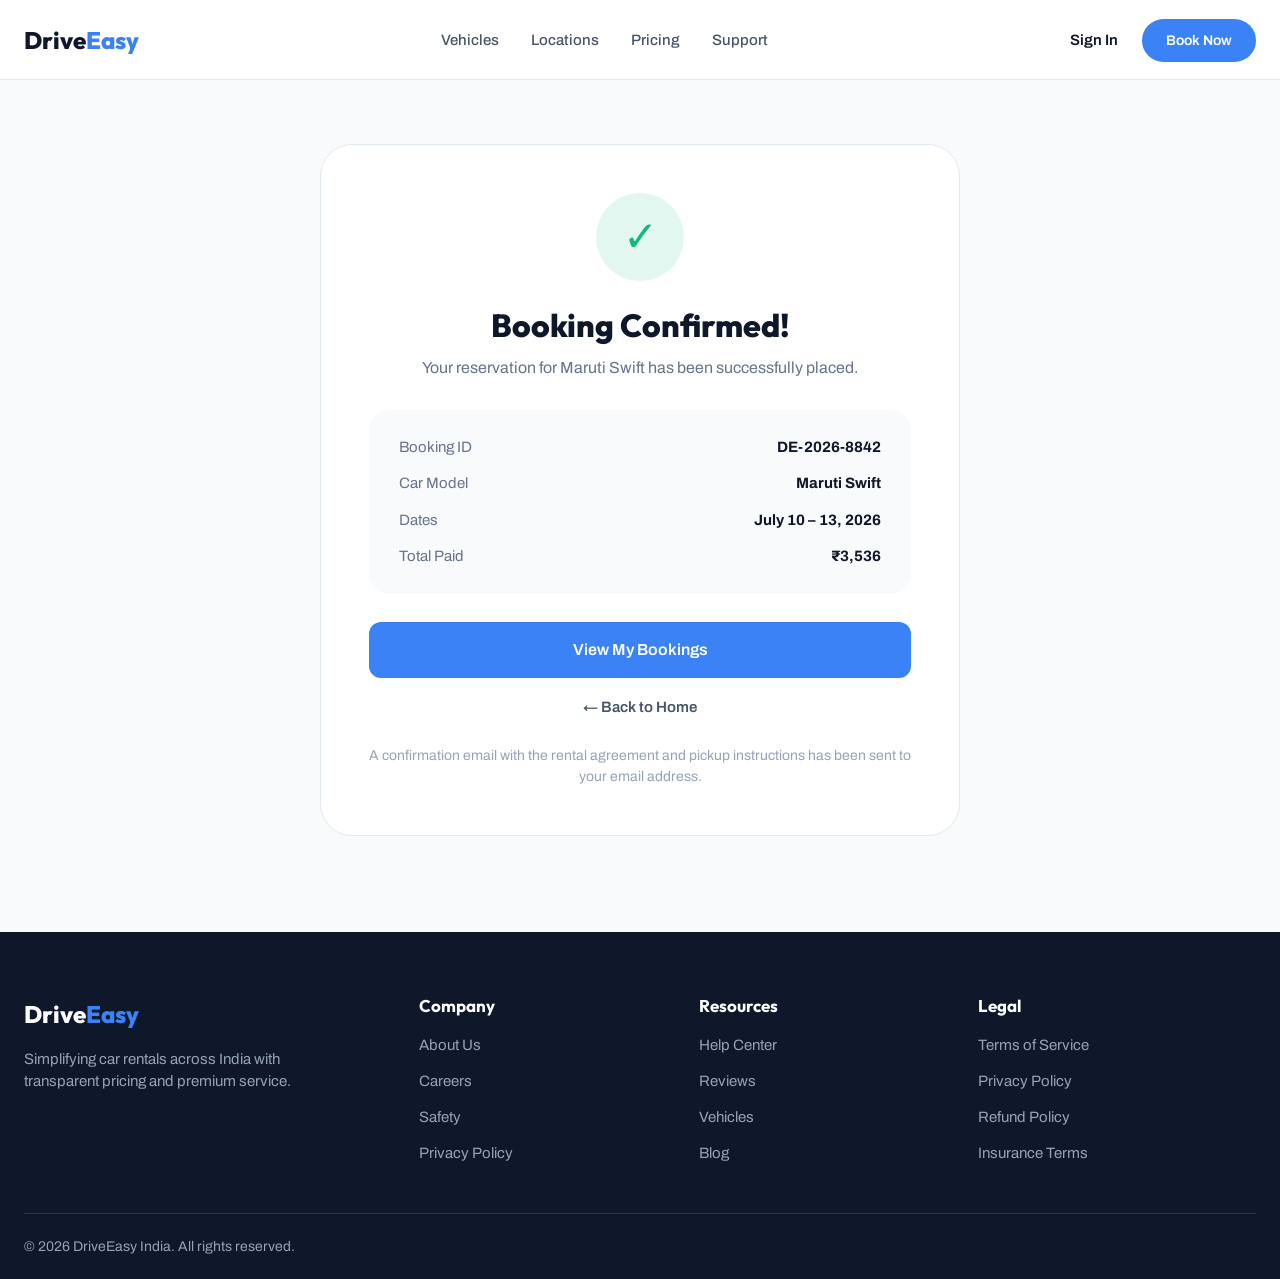
<file: confirmation.html>
<!DOCTYPE html>
<html lang="en">
<head>
<meta charset="UTF-8">
<meta name="viewport" content="width=device-width, initial-scale=1.0">
<title>Booking Confirmed — DriveEasy</title>
<link rel="preconnect" href="https://fonts.googleapis.com">
<link href="https://fonts.googleapis.com/css2?family=Outfit:wght@500;600;700;800&family=Archivo:wght@400;500;600;700;800&display=swap" rel="stylesheet">
<link rel="stylesheet" href="css/style.css">
</head>
<body class="bg-alt">

<header class="navbar">
  <div class="container">
    <a class="logo" href="index.html">Drive<span>Easy</span></a>
    <input type="checkbox" id="nav-toggle" class="nav-toggle" aria-label="Toggle menu">
    <label for="nav-toggle" class="nav-burger" aria-hidden="true"><span></span><span></span><span></span></label>
    <ul class="nav-links">
      <li><a href="available-cars.html">Vehicles</a></li>
      <li><a href="index.html#locations">Locations</a></li>
      <li><a href="index.html#categories">Pricing</a></li>
      <li><a href="help-center.html">Support</a></li>
    </ul>
    <div class="nav-actions">
      <a class="signin" href="#">Sign In</a>
      <a class="btn btn-primary btn-pill" href="available-cars.html">Book Now</a>
    </div>
  </div>
</header>

<main class="confirm-wrap">
  <div class="container" style="display:flex;justify-content:center;">
    <div class="confirm-card">
      <div class="check-circle" aria-hidden="true">✓</div>
      <h1>Booking Confirmed!</h1>
      <p class="lead">Your reservation for Maruti Swift has been successfully placed.</p>

      <div class="confirm-details">
        <div class="row"><span class="k">Booking ID</span><span class="v">DE-2026-8842</span></div>
        <div class="row"><span class="k">Car Model</span><span class="v">Maruti Swift</span></div>
        <div class="row"><span class="k">Dates</span><span class="v">July 10 – 13, 2026</span></div>
        <div class="row"><span class="k">Total Paid</span><span class="v">₹3,536</span></div>
      </div>

      <a class="btn btn-primary" href="available-cars.html">View My Bookings</a>
      <br>
      <a class="back-home" href="index.html">← Back to Home</a>

      <p class="confirm-note">A confirmation email with the rental agreement and pickup instructions has been sent to your email address.</p>
    </div>
  </div>
</main>

<footer class="footer">
  <div class="container">
    <div class="footer-grid">
      <div>
        <a class="logo" href="index.html">Drive<span>Easy</span></a>
        <p class="about">Simplifying car rentals across India with transparent pricing and premium service.</p>
      </div>
      <div>
        <h4>Company</h4>
        <ul>
          <li><a href="#">About Us</a></li>
          <li><a href="#">Careers</a></li>
          <li><a href="#">Safety</a></li>
          <li><a href="#">Privacy Policy</a></li>
        </ul>
      </div>
      <div>
        <h4>Resources</h4>
        <ul>
          <li><a href="help-center.html">Help Center</a></li>
          <li><a href="reviews.html">Reviews</a></li>
          <li><a href="available-cars.html">Vehicles</a></li>
          <li><a href="#">Blog</a></li>
        </ul>
      </div>
      <div>
        <h4>Legal</h4>
        <ul>
          <li><a href="#">Terms of Service</a></li>
          <li><a href="#">Privacy Policy</a></li>
          <li><a href="#">Refund Policy</a></li>
          <li><a href="#">Insurance Terms</a></li>
        </ul>
      </div>
    </div>
    <div class="footer-bottom">
      <div>© 2026 DriveEasy India. All rights reserved.</div>
    </div>
  </div>
</footer>

</body>
</html>
</file>
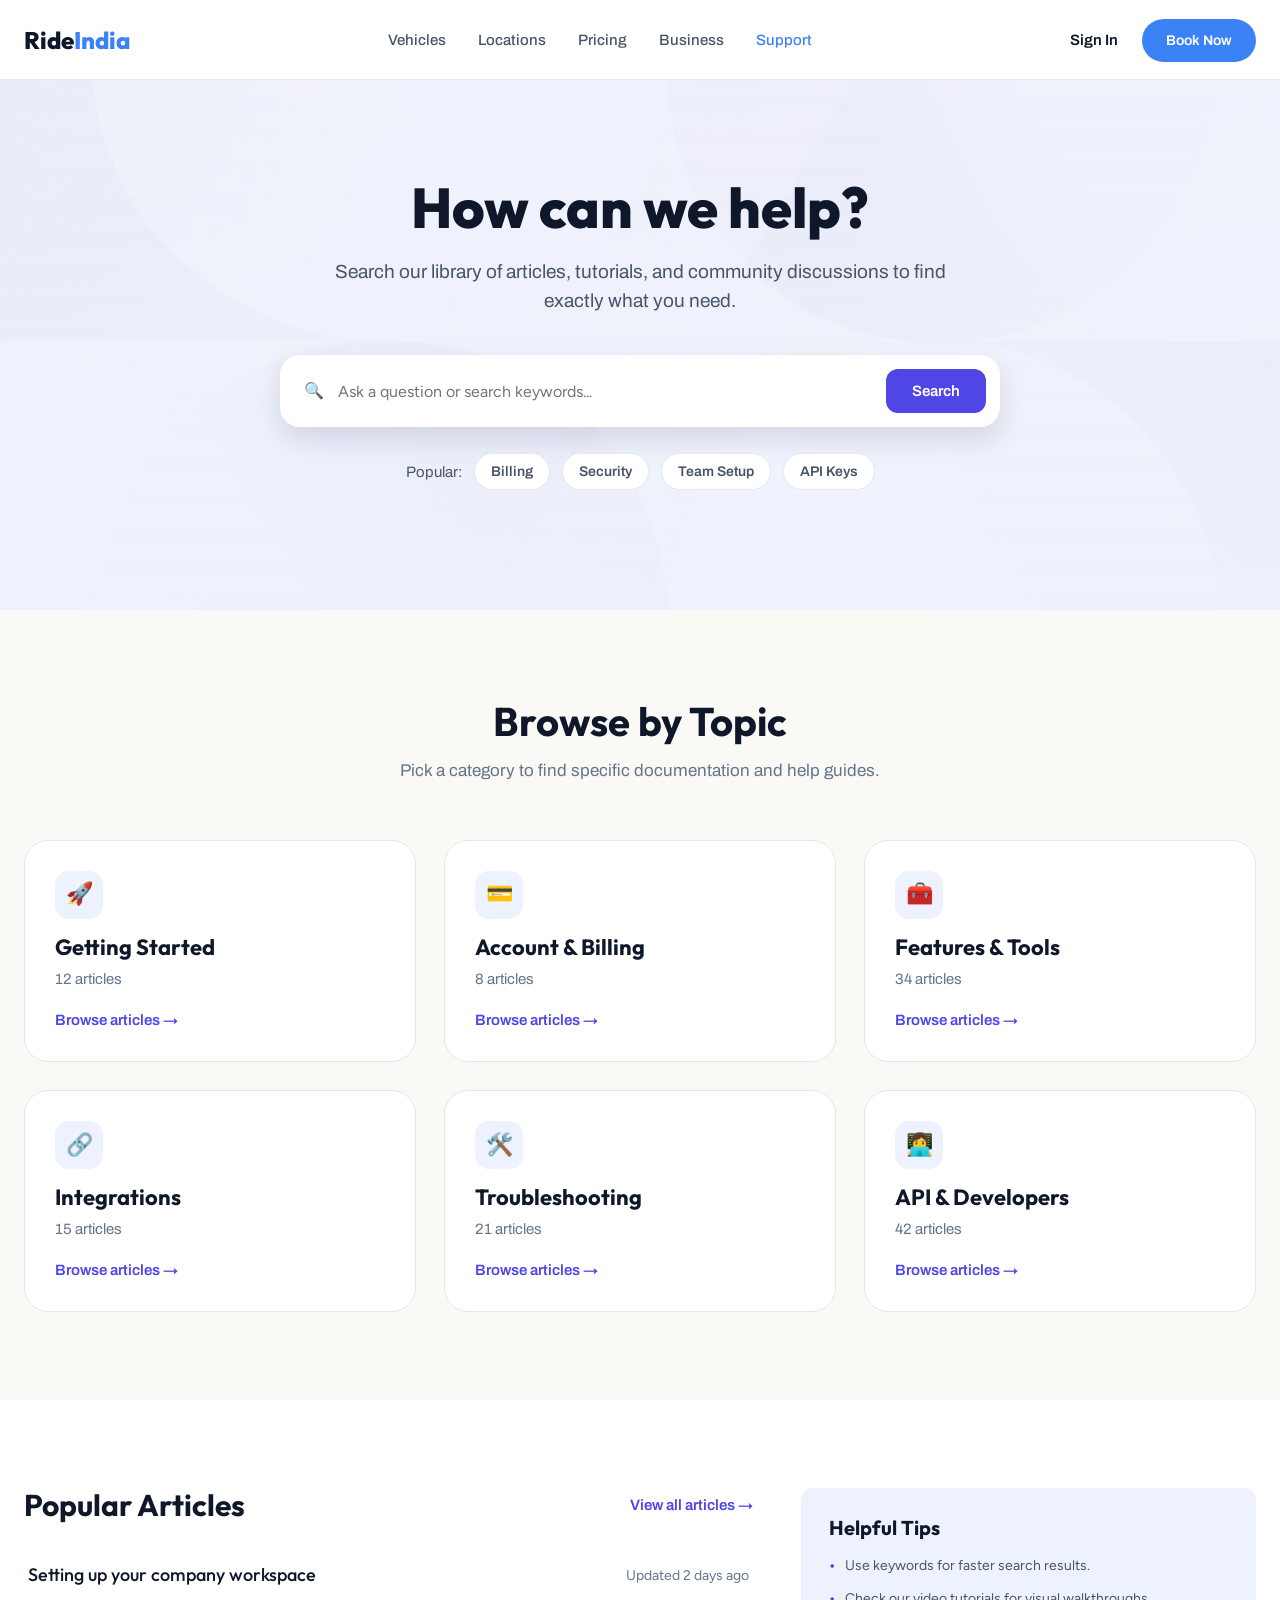
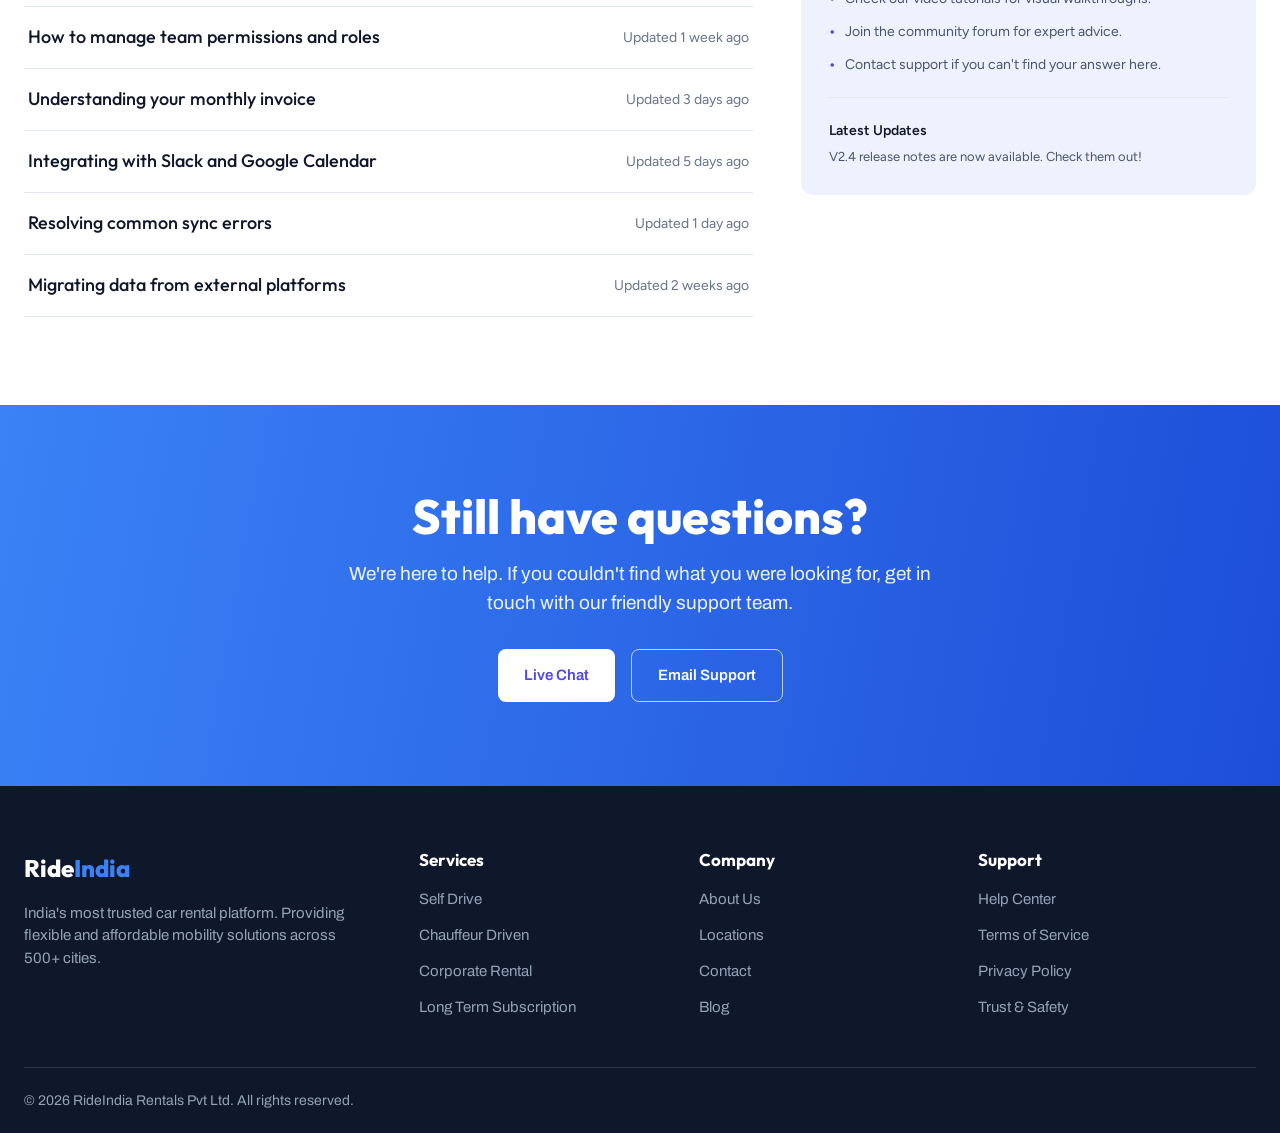
<file: help-center.html>
<!DOCTYPE html>
<html lang="en">
<head>
<meta charset="UTF-8">
<meta name="viewport" content="width=device-width, initial-scale=1.0">
<title>Help Center — RideIndia</title>
<link rel="preconnect" href="https://fonts.googleapis.com">
<link href="https://fonts.googleapis.com/css2?family=Outfit:wght@500;600;700;800&family=Archivo:wght@400;500;600;700;800&family=Figtree:wght@400;500;600;700&display=swap" rel="stylesheet">
<link rel="stylesheet" href="css/style.css">
<style>body { background: var(--help-bg); }</style>
</head>
<body>

<header class="navbar">
  <div class="container">
    <a class="logo" href="index.html">Ride<span>India</span></a>
    <input type="checkbox" id="nav-toggle" class="nav-toggle" aria-label="Toggle menu">
    <label for="nav-toggle" class="nav-burger" aria-hidden="true"><span></span><span></span><span></span></label>
    <ul class="nav-links">
      <li><a href="available-cars.html">Vehicles</a></li>
      <li><a href="index.html#locations">Locations</a></li>
      <li><a href="index.html#categories">Pricing</a></li>
      <li><a href="index.html#why">Business</a></li>
      <li><a class="active" href="help-center.html">Support</a></li>
    </ul>
    <div class="nav-actions">
      <a class="signin" href="#">Sign In</a>
      <a class="btn btn-primary btn-pill" href="available-cars.html">Book Now</a>
    </div>
  </div>
</header>

<!-- Hero -->
<section class="help-hero">
  <div class="container">
    <h1>How can we help?</h1>
    <p>Search our library of articles, tutorials, and community discussions to find exactly what you need.</p>
    <form class="help-search" action="#">
      <span aria-hidden="true">🔍</span>
      <input type="search" placeholder="Ask a question or search keywords..." aria-label="Search help articles">
      <button class="btn btn-indigo" type="submit">Search</button>
    </form>
    <div class="popular-tags">
      <span>Popular:</span>
      <a href="#">Billing</a>
      <a href="#">Security</a>
      <a href="#">Team Setup</a>
      <a href="#">API Keys</a>
    </div>
  </div>
</section>

<!-- Topics -->
<section class="section">
  <div class="container">
    <div class="section-head">
      <h2>Browse by Topic</h2>
      <p>Pick a category to find specific documentation and help guides.</p>
    </div>
    <div class="grid-3">
      <a class="topic-card" href="#">
        <div class="ico">🚀</div>
        <h3>Getting Started</h3>
        <span class="count">12 articles</span>
        <span class="browse">Browse articles →</span>
      </a>
      <a class="topic-card" href="#">
        <div class="ico">💳</div>
        <h3>Account &amp; Billing</h3>
        <span class="count">8 articles</span>
        <span class="browse">Browse articles →</span>
      </a>
      <a class="topic-card" href="#">
        <div class="ico">🧰</div>
        <h3>Features &amp; Tools</h3>
        <span class="count">34 articles</span>
        <span class="browse">Browse articles →</span>
      </a>
      <a class="topic-card" href="#">
        <div class="ico">🔗</div>
        <h3>Integrations</h3>
        <span class="count">15 articles</span>
        <span class="browse">Browse articles →</span>
      </a>
      <a class="topic-card" href="#">
        <div class="ico">🛠️</div>
        <h3>Troubleshooting</h3>
        <span class="count">21 articles</span>
        <span class="browse">Browse articles →</span>
      </a>
      <a class="topic-card" href="#">
        <div class="ico">👩‍💻</div>
        <h3>API &amp; Developers</h3>
        <span class="count">42 articles</span>
        <span class="browse">Browse articles →</span>
      </a>
    </div>
  </div>
</section>

<!-- Popular articles -->
<section class="section" style="background:#fff;">
  <div class="container">
    <div class="articles-wrap">
      <div>
        <div class="articles-head">
          <h2>Popular Articles</h2>
          <a href="#">View all articles →</a>
        </div>
        <a class="article-item" href="#"><h3>Setting up your company workspace</h3><span class="upd">Updated 2 days ago</span></a>
        <a class="article-item" href="#"><h3>How to manage team permissions and roles</h3><span class="upd">Updated 1 week ago</span></a>
        <a class="article-item" href="#"><h3>Understanding your monthly invoice</h3><span class="upd">Updated 3 days ago</span></a>
        <a class="article-item" href="#"><h3>Integrating with Slack and Google Calendar</h3><span class="upd">Updated 5 days ago</span></a>
        <a class="article-item" href="#"><h3>Resolving common sync errors</h3><span class="upd">Updated 1 day ago</span></a>
        <a class="article-item" href="#"><h3>Migrating data from external platforms</h3><span class="upd">Updated 2 weeks ago</span></a>
      </div>
      <aside class="help-sidebar">
        <h3>Helpful Tips</h3>
        <ul>
          <li>Use keywords for faster search results.</li>
          <li>Check our video tutorials for visual walkthroughs.</li>
          <li>Join the community forum for expert advice.</li>
          <li>Contact support if you can't find your answer here.</li>
        </ul>
        <div class="divider"></div>
        <div class="upd-title">Latest Updates</div>
        <p class="upd-body">V2.4 release notes are now available. Check them out!</p>
      </aside>
    </div>
  </div>
</section>

<!-- CTA -->
<section class="cta">
  <div class="container">
    <h2>Still have questions?</h2>
    <p>We're here to help. If you couldn't find what you were looking for, get in touch with our friendly support team.</p>
    <div class="actions">
      <a class="btn btn-white" style="color:var(--indigo);" href="#">Live Chat</a>
      <a class="btn btn-outline-white" href="mailto:hello@rideindia.in">Email Support</a>
    </div>
  </div>
</section>

<footer class="footer">
  <div class="container">
    <div class="footer-grid">
      <div>
        <a class="logo" href="index.html">Ride<span>India</span></a>
        <p class="about">India's most trusted car rental platform. Providing flexible and affordable mobility solutions across 500+ cities.</p>
      </div>
      <div>
        <h4>Services</h4>
        <ul>
          <li><a href="available-cars.html">Self Drive</a></li>
          <li><a href="available-cars.html">Chauffeur Driven</a></li>
          <li><a href="available-cars.html">Corporate Rental</a></li>
          <li><a href="available-cars.html">Long Term Subscription</a></li>
        </ul>
      </div>
      <div>
        <h4>Company</h4>
        <ul>
          <li><a href="#">About Us</a></li>
          <li><a href="index.html#locations">Locations</a></li>
          <li><a href="help-center.html">Contact</a></li>
          <li><a href="#">Blog</a></li>
        </ul>
      </div>
      <div>
        <h4>Support</h4>
        <ul>
          <li><a href="help-center.html">Help Center</a></li>
          <li><a href="#">Terms of Service</a></li>
          <li><a href="#">Privacy Policy</a></li>
          <li><a href="#">Trust &amp; Safety</a></li>
        </ul>
      </div>
    </div>
    <div class="footer-bottom">
      <div>© 2026 RideIndia Rentals Pvt Ltd. All rights reserved.</div>
    </div>
  </div>
</footer>

</body>
</html>
</file>
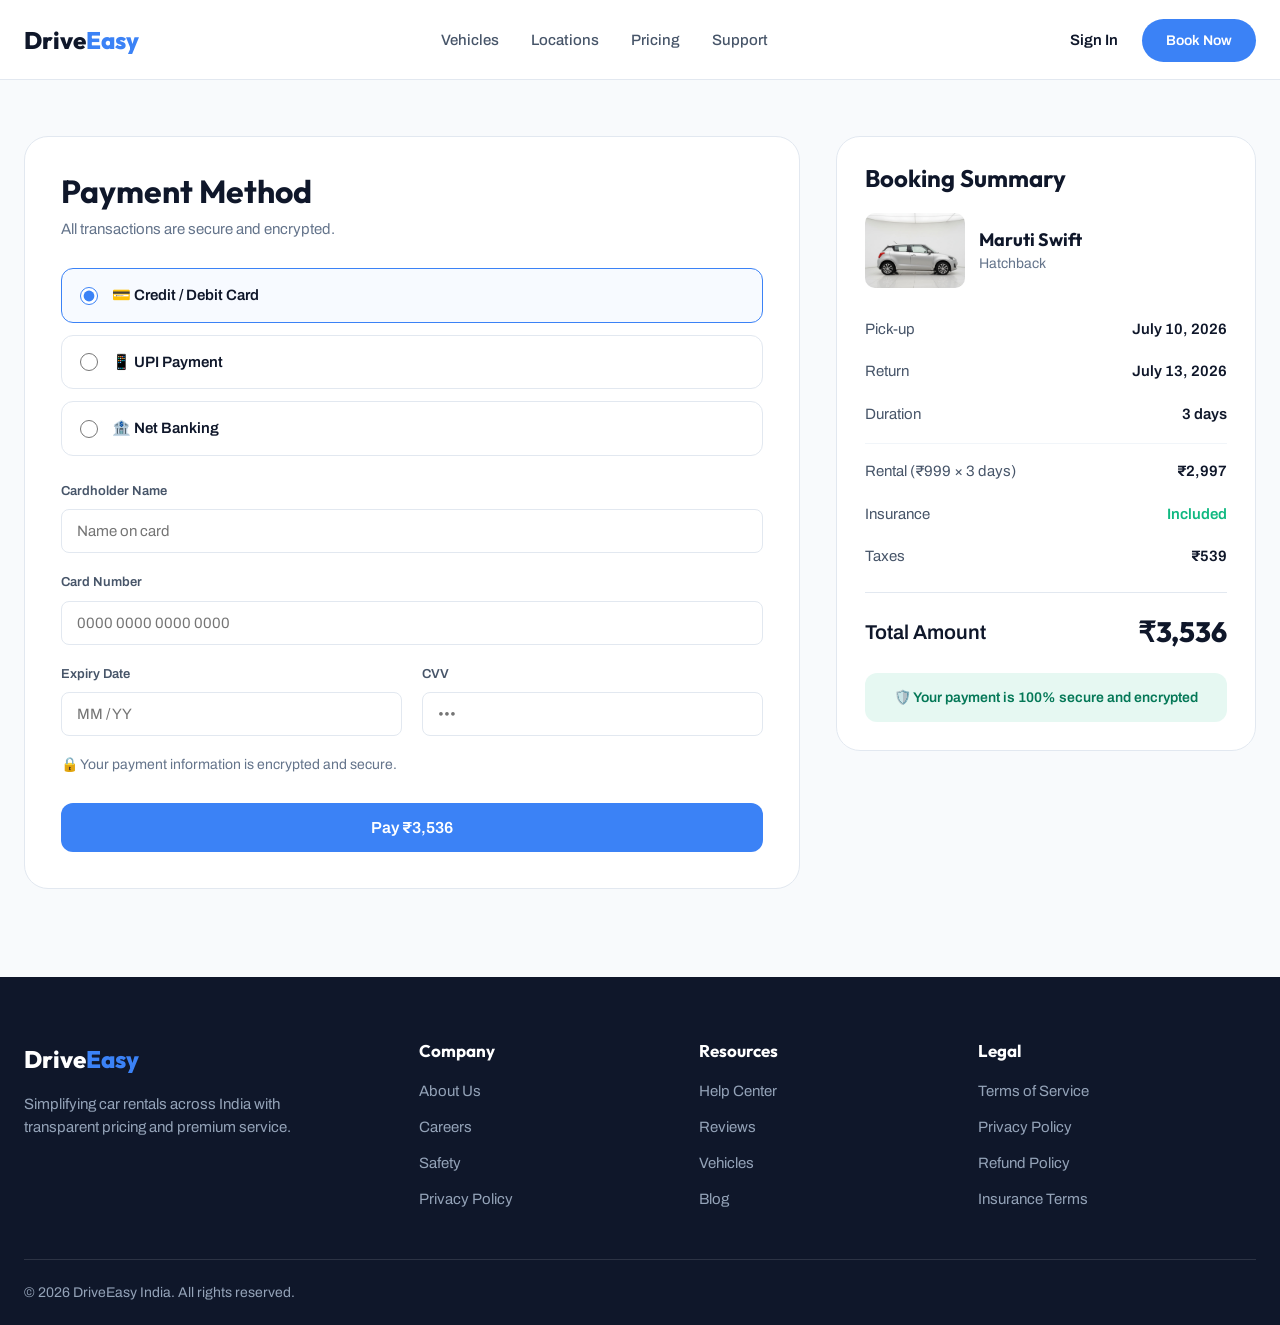
<file: payment.html>
<!DOCTYPE html>
<html lang="en">
<head>
<meta charset="UTF-8">
<meta name="viewport" content="width=device-width, initial-scale=1.0">
<title>Payment — DriveEasy</title>
<link rel="preconnect" href="https://fonts.googleapis.com">
<link href="https://fonts.googleapis.com/css2?family=Outfit:wght@500;600;700;800&family=Archivo:wght@400;500;600;700;800&display=swap" rel="stylesheet">
<link rel="stylesheet" href="css/style.css">
</head>
<body class="bg-alt">

<header class="navbar">
  <div class="container">
    <a class="logo" href="index.html">Drive<span>Easy</span></a>
    <input type="checkbox" id="nav-toggle" class="nav-toggle" aria-label="Toggle menu">
    <label for="nav-toggle" class="nav-burger" aria-hidden="true"><span></span><span></span><span></span></label>
    <ul class="nav-links">
      <li><a href="available-cars.html">Vehicles</a></li>
      <li><a href="index.html#locations">Locations</a></li>
      <li><a href="index.html#categories">Pricing</a></li>
      <li><a href="help-center.html">Support</a></li>
    </ul>
    <div class="nav-actions">
      <a class="signin" href="#">Sign In</a>
      <a class="btn btn-primary btn-pill" href="available-cars.html">Book Now</a>
    </div>
  </div>
</header>

<main class="flow-main">
  <div class="container">
    <div class="flow-grid">
      <!-- Payment method -->
      <section class="panel">
        <h1>Payment Method</h1>
        <p class="panel-sub">All transactions are secure and encrypted.</p>

        <div class="pay-methods" role="radiogroup" aria-label="Payment method">
          <label class="pay-method selected">
            <input type="radio" name="pay" checked> 💳 Credit / Debit Card
          </label>
          <label class="pay-method">
            <input type="radio" name="pay"> 📱 UPI Payment
          </label>
          <label class="pay-method">
            <input type="radio" name="pay"> 🏦 Net Banking
          </label>
        </div>

        <form action="confirmation.html" method="get">
          <div class="form-grid">
            <div class="field full">
              <label for="cardname">Cardholder Name</label>
              <input id="cardname" type="text" placeholder="Name on card">
            </div>
            <div class="field full">
              <label for="cardnum">Card Number</label>
              <input id="cardnum" type="text" inputmode="numeric" placeholder="0000 0000 0000 0000">
            </div>
            <div class="field">
              <label for="expiry">Expiry Date</label>
              <input id="expiry" type="text" placeholder="MM / YY">
            </div>
            <div class="field">
              <label for="cvv">CVV</label>
              <input id="cvv" type="password" maxlength="4" placeholder="•••">
            </div>
          </div>
          <p class="secure-note">🔒 Your payment information is encrypted and secure.</p>
          <button class="btn btn-primary btn-block" type="submit">Pay ₹3,536</button>
        </form>
      </section>

      <!-- Booking summary -->
      <aside class="summary-card">
        <h2 style="margin-bottom:20px;">Booking Summary</h2>
        <div style="display:flex;gap:14px;align-items:center;margin-bottom:20px;">
          <img src="assets/car-swift-hero.jpg" alt="Maruti Swift" style="width:100px;height:75px;object-fit:cover;border-radius:10px;">
          <div>
            <div style="font-family:var(--font-head);font-weight:700;font-size:18px;">Maruti Swift</div>
            <div style="font-size:14px;color:var(--slate-500);">Hatchback</div>
          </div>
        </div>
        <div class="sum-row"><span>Pick-up</span><span class="v">July 10, 2026</span></div>
        <div class="sum-row"><span>Return</span><span class="v">July 13, 2026</span></div>
        <div class="sum-row"><span>Duration</span><span class="v">3 days</span></div>
        <div class="sum-row" style="border-top:1px solid var(--track);margin-top:8px;padding-top:16px;"><span>Rental (₹999 × 3 days)</span><span class="v">₹2,997</span></div>
        <div class="sum-row"><span>Insurance</span><span class="v" style="color:var(--green);">Included</span></div>
        <div class="sum-row"><span>Taxes</span><span class="v">₹539</span></div>
        <div class="sum-total">
          <span class="k" style="font-size:20px;">Total Amount</span>
          <span class="v" style="font-size:28px;">₹3,536</span>
        </div>
        <div class="secure-banner">🛡️ Your payment is 100% secure and encrypted</div>
      </aside>
    </div>
  </div>
</main>

<footer class="footer">
  <div class="container">
    <div class="footer-grid">
      <div>
        <a class="logo" href="index.html">Drive<span>Easy</span></a>
        <p class="about">Simplifying car rentals across India with transparent pricing and premium service.</p>
      </div>
      <div>
        <h4>Company</h4>
        <ul>
          <li><a href="#">About Us</a></li>
          <li><a href="#">Careers</a></li>
          <li><a href="#">Safety</a></li>
          <li><a href="#">Privacy Policy</a></li>
        </ul>
      </div>
      <div>
        <h4>Resources</h4>
        <ul>
          <li><a href="help-center.html">Help Center</a></li>
          <li><a href="reviews.html">Reviews</a></li>
          <li><a href="available-cars.html">Vehicles</a></li>
          <li><a href="#">Blog</a></li>
        </ul>
      </div>
      <div>
        <h4>Legal</h4>
        <ul>
          <li><a href="#">Terms of Service</a></li>
          <li><a href="#">Privacy Policy</a></li>
          <li><a href="#">Refund Policy</a></li>
          <li><a href="#">Insurance Terms</a></li>
        </ul>
      </div>
    </div>
    <div class="footer-bottom">
      <div>© 2026 DriveEasy India. All rights reserved.</div>
    </div>
  </div>
</footer>

</body>
</html>
</file>
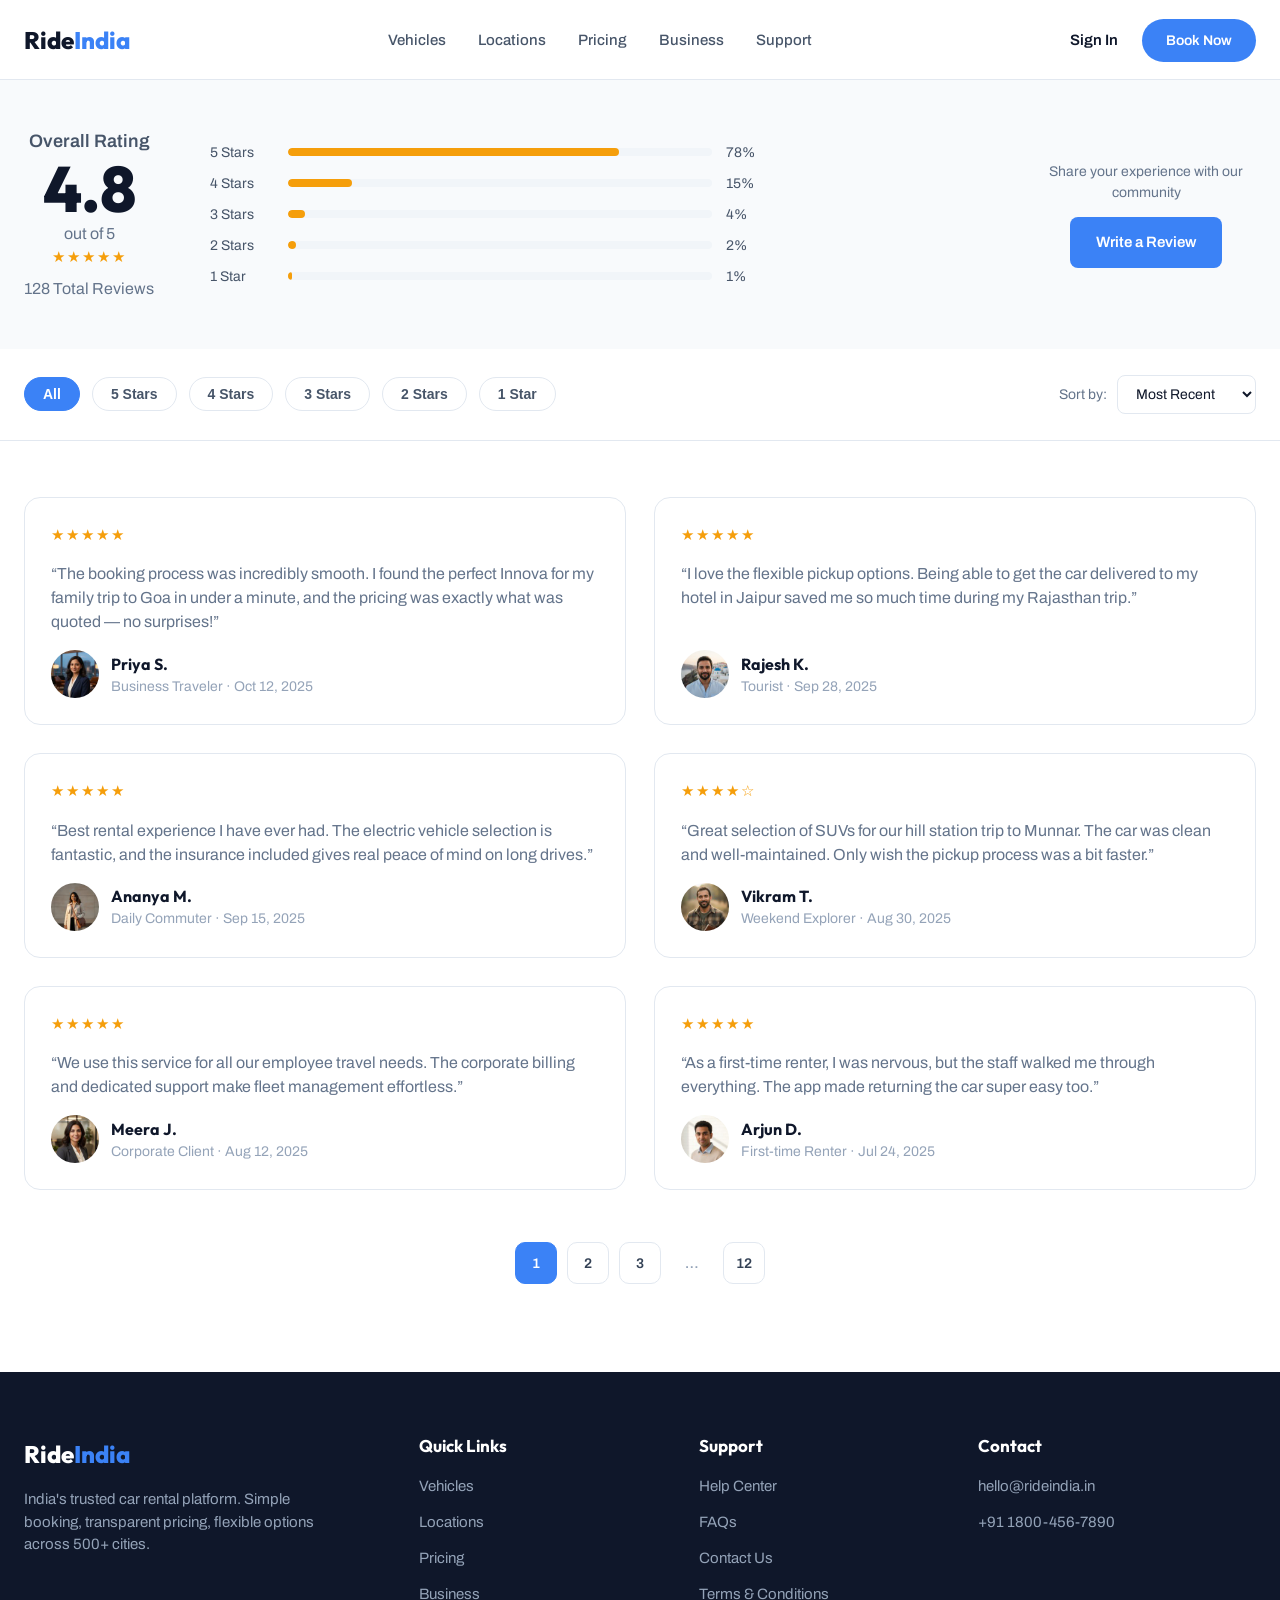
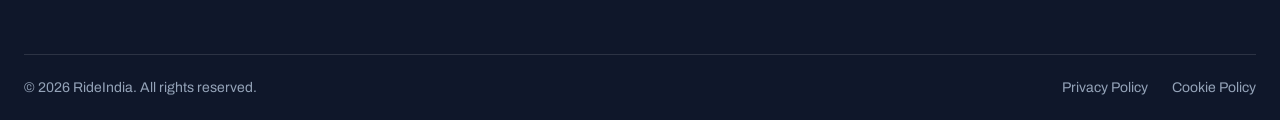
<file: reviews.html>
<!DOCTYPE html>
<html lang="en">
<head>
<meta charset="UTF-8">
<meta name="viewport" content="width=device-width, initial-scale=1.0">
<title>Customer Reviews — RideIndia</title>
<link rel="preconnect" href="https://fonts.googleapis.com">
<link href="https://fonts.googleapis.com/css2?family=Outfit:wght@500;600;700;800&family=Archivo:wght@400;500;600;700;800&display=swap" rel="stylesheet">
<link rel="stylesheet" href="css/style.css">
</head>
<body>

<header class="navbar">
  <div class="container">
    <a class="logo" href="index.html">Ride<span>India</span></a>
    <input type="checkbox" id="nav-toggle" class="nav-toggle" aria-label="Toggle menu">
    <label for="nav-toggle" class="nav-burger" aria-hidden="true"><span></span><span></span><span></span></label>
    <ul class="nav-links">
      <li><a href="available-cars.html">Vehicles</a></li>
      <li><a href="index.html#locations">Locations</a></li>
      <li><a href="index.html#categories">Pricing</a></li>
      <li><a href="index.html#why">Business</a></li>
      <li><a href="help-center.html">Support</a></li>
    </ul>
    <div class="nav-actions">
      <a class="signin" href="#">Sign In</a>
      <a class="btn btn-primary btn-pill" href="available-cars.html">Book Now</a>
    </div>
  </div>
</header>

<!-- Stats summary -->
<section class="stats-summary">
  <div class="container">
    <div class="overall">
      <div class="lbl">Overall Rating</div>
      <div class="score">4.8</div>
      <div class="of">out of 5</div>
      <div class="stars" aria-label="4.8 out of 5 stars">★★★★★</div>
      <div class="total">128 Total Reviews</div>
    </div>
    <div class="bars">
      <div class="bar-row"><span>5 Stars</span><div class="bar-track"><div class="bar-fill" style="width:78%"></div></div><span>78%</span></div>
      <div class="bar-row"><span>4 Stars</span><div class="bar-track"><div class="bar-fill" style="width:15%"></div></div><span>15%</span></div>
      <div class="bar-row"><span>3 Stars</span><div class="bar-track"><div class="bar-fill" style="width:4%"></div></div><span>4%</span></div>
      <div class="bar-row"><span>2 Stars</span><div class="bar-track"><div class="bar-fill" style="width:2%"></div></div><span>2%</span></div>
      <div class="bar-row"><span>1 Star</span><div class="bar-track"><div class="bar-fill" style="width:1%"></div></div><span>1%</span></div>
    </div>
    <div class="write-review">
      <p>Share your experience with our community</p>
      <a class="btn btn-primary" href="#">Write a Review</a>
    </div>
  </div>
</section>

<!-- Filters -->
<div class="filters">
  <div class="container">
    <button class="filter-chip active" type="button">All</button>
    <button class="filter-chip" type="button">5 Stars</button>
    <button class="filter-chip" type="button">4 Stars</button>
    <button class="filter-chip" type="button">3 Stars</button>
    <button class="filter-chip" type="button">2 Stars</button>
    <button class="filter-chip" type="button">1 Star</button>
    <div class="sort">
      <span>Sort by:</span>
      <select aria-label="Sort reviews">
        <option>Most Recent</option>
        <option>Highest Rated</option>
        <option>Lowest Rated</option>
      </select>
    </div>
  </div>
</div>

<!-- Reviews grid -->
<main class="section" style="padding-top:56px;">
  <div class="container">
    <div class="reviews-2col">
      <div class="review-card">
        <div class="stars" aria-label="5 stars">★★★★★</div>
        <blockquote>“The booking process was incredibly smooth. I found the perfect Innova for my family trip to Goa in under a minute, and the pricing was exactly what was quoted — no surprises!”</blockquote>
        <div class="reviewer">
          <img src="assets/avatar-4.jpg" alt="Priya S.">
          <div><div class="nm">Priya S.</div><div class="rl">Business Traveler · Oct 12, 2025</div></div>
        </div>
      </div>
      <div class="review-card">
        <div class="stars" aria-label="5 stars">★★★★★</div>
        <blockquote>“I love the flexible pickup options. Being able to get the car delivered to my hotel in Jaipur saved me so much time during my Rajasthan trip.”</blockquote>
        <div class="reviewer">
          <img src="assets/avatar-5.jpg" alt="Rajesh K.">
          <div><div class="nm">Rajesh K.</div><div class="rl">Tourist · Sep 28, 2025</div></div>
        </div>
      </div>
      <div class="review-card">
        <div class="stars" aria-label="5 stars">★★★★★</div>
        <blockquote>“Best rental experience I have ever had. The electric vehicle selection is fantastic, and the insurance included gives real peace of mind on long drives.”</blockquote>
        <div class="reviewer">
          <img src="assets/avatar-6.jpg" alt="Ananya M.">
          <div><div class="nm">Ananya M.</div><div class="rl">Daily Commuter · Sep 15, 2025</div></div>
        </div>
      </div>
      <div class="review-card">
        <div class="stars" aria-label="4 stars">★★★★☆</div>
        <blockquote>“Great selection of SUVs for our hill station trip to Munnar. The car was clean and well-maintained. Only wish the pickup process was a bit faster.”</blockquote>
        <div class="reviewer">
          <img src="assets/avatar-7.jpg" alt="Vikram T.">
          <div><div class="nm">Vikram T.</div><div class="rl">Weekend Explorer · Aug 30, 2025</div></div>
        </div>
      </div>
      <div class="review-card">
        <div class="stars" aria-label="5 stars">★★★★★</div>
        <blockquote>“We use this service for all our employee travel needs. The corporate billing and dedicated support make fleet management effortless.”</blockquote>
        <div class="reviewer">
          <img src="assets/avatar-8.jpg" alt="Meera J.">
          <div><div class="nm">Meera J.</div><div class="rl">Corporate Client · Aug 12, 2025</div></div>
        </div>
      </div>
      <div class="review-card">
        <div class="stars" aria-label="5 stars">★★★★★</div>
        <blockquote>“As a first-time renter, I was nervous, but the staff walked me through everything. The app made returning the car super easy too.”</blockquote>
        <div class="reviewer">
          <img src="assets/avatar-9.jpg" alt="Arjun D.">
          <div><div class="nm">Arjun D.</div><div class="rl">First-time Renter · Jul 24, 2025</div></div>
        </div>
      </div>
    </div>

    <nav class="pagination" aria-label="Pagination">
      <a class="page-btn active" href="reviews.html">1</a>
      <a class="page-btn" href="reviews.html">2</a>
      <a class="page-btn" href="reviews.html">3</a>
      <span class="page-btn dots">…</span>
      <a class="page-btn" href="reviews.html">12</a>
    </nav>
  </div>
</main>

<footer class="footer">
  <div class="container">
    <div class="footer-grid">
      <div>
        <a class="logo" href="index.html">Ride<span>India</span></a>
        <p class="about">India's trusted car rental platform. Simple booking, transparent pricing, flexible options across 500+ cities.</p>
      </div>
      <div>
        <h4>Quick Links</h4>
        <ul>
          <li><a href="available-cars.html">Vehicles</a></li>
          <li><a href="index.html#locations">Locations</a></li>
          <li><a href="index.html#categories">Pricing</a></li>
          <li><a href="index.html#why">Business</a></li>
        </ul>
      </div>
      <div>
        <h4>Support</h4>
        <ul>
          <li><a href="help-center.html">Help Center</a></li>
          <li><a href="help-center.html">FAQs</a></li>
          <li><a href="help-center.html">Contact Us</a></li>
          <li><a href="#">Terms &amp; Conditions</a></li>
        </ul>
      </div>
      <div>
        <h4>Contact</h4>
        <ul>
          <li><a href="mailto:hello@rideindia.in">hello@rideindia.in</a></li>
          <li><a href="tel:+9118004567890">+91 1800-456-7890</a></li>
        </ul>
      </div>
    </div>
    <div class="footer-bottom">
      <div>© 2026 RideIndia. All rights reserved.</div>
      <div class="links"><a href="#">Privacy Policy</a><a href="#">Cookie Policy</a></div>
    </div>
  </div>
</footer>

</body>
</html>
</file>
<file: css/style.css>
/* ============================================================
   RideIndia — Car Rental
   Design tokens extracted from Car_Rental.fig
   ============================================================ */
:root {
  --blue: #3B82F6;
  --blue-deep: #1D4ED8;
  --dark: #0F172A;
  --slate-700: #334155;
  --slate-600: #475569;
  --slate-500: #64748B;
  --slate-400: #94A3B8;
  --slate-300: #CBD5E1;
  --border: #E2E8F0;
  --track: #F1F5F9;
  --bg-alt: #F8FAFC;
  --white: #FFFFFF;
  --green: #10B981;
  --amber: #F59E0B;
  --indigo: #4F46E5;
  --indigo-bg: #EEF2FF;
  --help-bg: #FAF9F6;
  --font-head: 'Outfit', sans-serif;
  --font-body: 'Archivo', sans-serif;
  --font-help: 'Figtree', sans-serif;
  --r-btn: 8px;
  --r-input: 8px;
  --r-card: 16px;
  --r-panel: 24px;
  --shadow-card: 0 4px 16px rgba(15, 23, 42, .06);
  --shadow-lift: 0 12px 28px rgba(15, 23, 42, .12);
}

* { margin: 0; padding: 0; box-sizing: border-box; }
html { scroll-behavior: smooth; }
body {
  font-family: var(--font-body);
  color: var(--dark);
  background: var(--white);
  line-height: 1.5;
  -webkit-font-smoothing: antialiased;
}
body.bg-alt { background: var(--bg-alt); }
img { display: block; max-width: 100%; }
a { text-decoration: none; color: inherit; transition: color .18s ease; }
h1, h2, h3, h4 { font-family: var(--font-head); line-height: 1.15; }
.container { max-width: 1280px; margin: 0 auto; padding: 0 24px; }

/* ---------- Buttons ---------- */
.btn {
  display: inline-flex; align-items: center; justify-content: center; gap: 8px;
  font-family: var(--font-body); font-weight: 600; font-size: 15px;
  border: none; cursor: pointer; border-radius: var(--r-btn);
  padding: 14px 26px; transition: all .2s ease; text-align: center;
}
.btn-primary { background: var(--blue); color: #fff; }
.btn-primary:hover { background: var(--blue-deep); transform: translateY(-1px); box-shadow: 0 6px 16px rgba(59,130,246,.35); }
.btn-pill { border-radius: 100px; padding: 11px 24px; font-size: 14px; }
.btn-white { background: #fff; color: var(--blue); }
.btn-white:hover { transform: translateY(-1px); box-shadow: 0 8px 18px rgba(15,23,42,.18); }
.btn-outline-white { background: transparent; color: #fff; border: 1.5px solid rgba(255,255,255,.7); }
.btn-outline-white:hover { background: rgba(255,255,255,.12); }
.btn-block { width: 100%; }
.btn-indigo { background: var(--indigo); color: #fff; border-radius: 12px; }
.btn-indigo:hover { background: #4338CA; }

/* ---------- Navbar ---------- */
.navbar {
  position: sticky; top: 0; z-index: 50;
  background: var(--white); border-bottom: 1px solid var(--border); height: 80px;
}
.navbar .container { height: 80px; display: flex; align-items: center; justify-content: space-between; gap: 24px; }
.logo { font-family: var(--font-head); font-weight: 800; font-size: 24px; color: var(--dark); }
.logo span { color: var(--blue); }
.nav-links { display: flex; align-items: center; gap: 32px; list-style: none; }
.nav-links a { font-size: 15px; color: var(--slate-600); font-weight: 500; }
.nav-links a:hover, .nav-links a.active { color: var(--blue); }
.nav-actions { display: flex; align-items: center; gap: 24px; }
.nav-actions .signin { font-size: 15px; font-weight: 600; color: var(--dark); }
.nav-actions .signin:hover { color: var(--blue); }
.nav-toggle { display: none; }
.nav-burger { display: none; flex-direction: column; gap: 5px; cursor: pointer; padding: 6px; }
.nav-burger span { width: 24px; height: 2.5px; background: var(--dark); border-radius: 2px; transition: transform .2s; }

/* ---------- Hero (Home) ---------- */
.hero {
  position: relative; min-height: 720px; display: flex; flex-direction: column;
  justify-content: center; color: #fff;
  background: url('../assets/hero-home.jpg') center/cover no-repeat;
}
.hero::before { content: ''; position: absolute; inset: 0; background: rgba(15, 23, 42, .55); }
.hero .container { position: relative; z-index: 1; padding-top: 80px; padding-bottom: 60px; }
.hero h1 { font-size: clamp(40px, 5.5vw, 72px); font-weight: 800; max-width: 900px; }
.hero p.sub { font-size: clamp(16px, 1.6vw, 20px); margin-top: 20px; max-width: 640px; color: rgba(255,255,255,.92); }

/* Search card */
.search-card {
  margin-top: 44px; background: #fff; border-radius: var(--r-card);
  box-shadow: var(--shadow-lift); padding: 24px;
  display: grid; grid-template-columns: repeat(4, 1fr) auto; gap: 20px; align-items: end;
}
.search-field label { display: block; font-size: 12px; font-weight: 600; letter-spacing: .04em; text-transform: uppercase; color: var(--slate-500); margin-bottom: 8px; }
.search-field input, .search-field select {
  width: 100%; font-family: var(--font-body); font-size: 14px; color: var(--dark);
  border: 1px solid var(--border); border-radius: var(--r-input); padding: 12px 14px; background: #fff;
}
.search-field input:focus, .search-field select:focus { outline: 2px solid var(--blue); outline-offset: 1px; border-color: var(--blue); }

/* ---------- Sections ---------- */
.section { padding: 88px 0; }
.section.alt { background: var(--bg-alt); }
.section-head { text-align: center; max-width: 720px; margin: 0 auto 56px; }
.section-head h2 { font-size: clamp(28px, 3.4vw, 40px); font-weight: 700; }
.section-head p { margin-top: 14px; font-size: 17px; color: var(--slate-500); }

/* Category cards */
.grid-3 { display: grid; grid-template-columns: repeat(3, 1fr); gap: 28px; }
.card {
  background: #fff; border: 1px solid var(--border); border-radius: var(--r-card);
  overflow: hidden; transition: transform .22s ease, box-shadow .22s ease; display: flex; flex-direction: column;
}
.card:hover { transform: translateY(-5px); box-shadow: var(--shadow-lift); }
.card-img { height: 200px; overflow: hidden; }
.card-img img { width: 100%; height: 100%; object-fit: cover; transition: transform .35s ease; }
.card:hover .card-img img { transform: scale(1.05); }
.card-body { padding: 22px 24px 24px; display: flex; flex-direction: column; gap: 6px; flex: 1; }
.card-body h3 { font-size: 20px; font-weight: 700; }
.card-price { color: var(--blue); font-weight: 700; font-size: 14px; }
.card-tag { color: var(--slate-500); font-size: 14px; }
.card-link { margin-top: auto; padding-top: 10px; font-weight: 600; font-size: 14px; color: var(--blue); display: inline-flex; align-items: center; gap: 6px; }
.card-link:hover { color: var(--blue-deep); gap: 10px; }
.card-link::after { content: '→'; transition: inherit; }

/* Steps */
.steps { display: grid; grid-template-columns: repeat(3, 1fr); gap: 40px; }
.step { text-align: left; }
.step .num { font-family: var(--font-head); font-weight: 800; font-size: 64px; color: var(--blue); opacity: .9; line-height: 1; }
.step h3 { font-size: 24px; font-weight: 700; margin: 16px 0 10px; }
.step p { color: var(--slate-500); font-size: 16px; }

/* Benefit cards */
.benefits { display: grid; grid-template-columns: repeat(3, 1fr); gap: 24px; }
.benefit {
  background: #fff; border: 1px solid var(--border); border-radius: var(--r-card); padding: 26px;
  transition: box-shadow .2s ease, transform .2s ease;
}
.benefit:hover { box-shadow: var(--shadow-card); transform: translateY(-3px); }
.benefit .ico {
  width: 44px; height: 44px; border-radius: 12px; background: rgba(59,130,246,.1);
  display: flex; align-items: center; justify-content: center; font-size: 20px; margin-bottom: 16px;
}
.benefit h3 { font-size: 18px; font-weight: 700; margin-bottom: 8px; }
.benefit p { font-size: 14px; color: var(--slate-500); }

/* Metrics banner */
.metrics { background: var(--dark); color: #fff; padding: 56px 0; }
.metrics .container { display: grid; grid-template-columns: repeat(4, 1fr); gap: 32px; text-align: center; }
.metrics .num { font-family: var(--font-head); font-weight: 800; font-size: clamp(32px, 4vw, 48px); }
.metrics .lbl { margin-top: 6px; font-size: 16px; color: rgba(255,255,255,.85); }

/* Testimonials */
.reviews { display: grid; grid-template-columns: repeat(3, 1fr); gap: 28px; }
.review-card {
  background: #fff; border: 1px solid var(--border); border-radius: var(--r-card);
  padding: 26px; display: flex; flex-direction: column; gap: 16px;
}
.stars { color: var(--amber); font-size: 15px; letter-spacing: 2px; }
.review-card blockquote { font-size: 16px; color: var(--slate-500); font-style: normal; }
.reviewer { display: flex; align-items: center; gap: 12px; margin-top: auto; }
.reviewer img { width: 48px; height: 48px; border-radius: 50%; object-fit: cover; }
.reviewer .nm { font-family: var(--font-head); font-weight: 700; font-size: 16px; }
.reviewer .rl { font-size: 14px; color: var(--slate-400); }
.view-more-wrap { text-align: center; margin-top: 44px; }
.btn-view-more {
  display: inline-flex; padding: 12px 26px; border: 1px solid var(--border); border-radius: 12px;
  font-family: var(--font-head); font-weight: 600; font-size: 14px; color: var(--dark); background: #fff;
  transition: all .2s ease;
}
.btn-view-more:hover { border-color: var(--blue); color: var(--blue); }

/* Locations */
.city-card {
  position: relative; border-radius: var(--r-card); overflow: hidden; height: 320px; display: block;
}
.city-card img { width: 100%; height: 100%; object-fit: cover; transition: transform .35s ease; }
.city-card:hover img { transform: scale(1.06); }
.city-card .veil { position: absolute; inset: 0; background: rgba(15,23,42,.4); transition: background .25s; }
.city-card:hover .veil { background: rgba(15,23,42,.5); }
.city-card .meta { position: absolute; left: 24px; bottom: 22px; color: #fff; z-index: 1; }
.city-card .meta h3 { font-size: 24px; font-weight: 700; }
.city-card .meta p { font-size: 14px; opacity: .9; }

/* CTA */
.cta { background: linear-gradient(100deg, var(--blue), var(--blue-deep)); color: #fff; text-align: center; padding: 84px 0; }
.cta h2 { font-size: clamp(32px, 4vw, 48px); font-weight: 800; }
.cta p { margin: 16px auto 32px; font-size: 19px; max-width: 620px; color: rgba(255,255,255,.92); }
.cta .actions { display: flex; gap: 16px; justify-content: center; flex-wrap: wrap; }

/* ---------- Footer ---------- */
.footer { background: var(--dark); color: #fff; padding: 64px 0 0; }
.footer-grid { display: grid; grid-template-columns: 1.5fr 1fr 1fr 1.2fr; gap: 48px; padding-bottom: 48px; }
.footer .logo { color: #fff; }
.footer .about { margin-top: 16px; font-size: 15px; color: var(--slate-400); max-width: 320px; }
.footer h4 { font-size: 17px; font-weight: 700; margin-bottom: 18px; }
.footer ul { list-style: none; display: grid; gap: 12px; }
.footer ul a { font-size: 15px; color: var(--slate-400); }
.footer ul a:hover { color: #fff; }
.footer-bottom {
  border-top: 1px solid rgba(255,255,255,.12); padding: 22px 0;
  display: flex; justify-content: space-between; align-items: center; gap: 16px; flex-wrap: wrap;
  font-size: 14px; color: var(--slate-400);
}
.footer-bottom .links { display: flex; gap: 24px; }
.footer-bottom a:hover { color: #fff; }

/* ---------- Available cars page ---------- */
.search-summary { background: #fff; border-bottom: 1px solid var(--border); padding: 16px 0; }
.search-summary .container { display: flex; align-items: center; gap: 36px; flex-wrap: wrap; }
.summary-item .k { font-size: 11px; text-transform: uppercase; letter-spacing: .05em; color: var(--slate-400); font-weight: 600; }
.summary-item .v { font-size: 15px; font-weight: 600; }
.summary-item { display: grid; gap: 2px; }
.modify-link { margin-left: auto; font-size: 14px; font-weight: 600; color: var(--blue); }
.modify-link:hover { color: var(--blue-deep); }
.results-head { display: flex; align-items: flex-end; justify-content: space-between; gap: 20px; flex-wrap: wrap; margin-bottom: 36px; }
.results-head h1 { font-size: 32px; font-weight: 700; }
.results-head .found { margin-top: 6px; font-size: 16px; color: var(--slate-500); }
.sort { display: flex; align-items: center; gap: 10px; font-size: 14px; color: var(--slate-500); }
.sort select { font-family: var(--font-body); font-size: 14px; padding: 10px 14px; border: 1px solid var(--border); border-radius: var(--r-input); background: #fff; color: var(--dark); }
.car-card .card-body h3 { font-size: 22px; }
.chip { display: inline-block; background: var(--track); color: var(--slate-600); font-size: 12px; font-weight: 600; border-radius: 100px; padding: 4px 12px; }
.spec-row { display: flex; gap: 16px; font-size: 13px; color: var(--slate-600); margin-top: 10px; flex-wrap: wrap; }
.spec-row span { display: inline-flex; align-items: center; gap: 6px; }
.card-foot { display: flex; align-items: center; justify-content: space-between; margin-top: 18px; padding-top: 16px; border-top: 1px solid var(--track); }
.price .amt { font-family: var(--font-body); font-weight: 800; font-size: 20px; }
.price .per { font-size: 13px; color: var(--slate-500); }
.card-foot .btn { padding: 10px 20px; font-size: 14px; }
.pagination { display: flex; justify-content: center; gap: 10px; margin-top: 52px; }
.page-btn {
  min-width: 42px; height: 42px; display: inline-flex; align-items: center; justify-content: center;
  border-radius: 10px; border: 1px solid var(--border); background: #fff;
  font-size: 14px; font-weight: 600; color: var(--slate-700); transition: all .18s;
}
.page-btn:hover { border-color: var(--blue); color: var(--blue); }
.page-btn.active { background: var(--blue); border-color: var(--blue); color: #fff; }
.page-btn.dots { border: none; background: none; color: var(--slate-400); }

/* ---------- Car details page ---------- */
.breadcrumb { padding: 24px 0 0; font-size: 14px; color: var(--slate-500); }
.breadcrumb a:hover { color: var(--blue); }
.detail-grid { display: grid; grid-template-columns: 1.7fr 1fr; gap: 40px; align-items: start; padding: 28px 0 0; }
.car-hero-img { border-radius: var(--r-card); overflow: hidden; }
.car-hero-img img { width: 100%; height: auto; object-fit: cover; }
.detail-title { margin-top: 28px; display: flex; align-items: center; gap: 14px; flex-wrap: wrap; }
.detail-title h1 { font-size: clamp(36px, 4.5vw, 56px); font-weight: 800; }
.rating-line { display: flex; align-items: center; gap: 10px; margin-top: 10px; font-size: 16px; color: var(--slate-600); }
.rating-line a { color: var(--blue); font-weight: 600; }
.availability-panel {
  background: #fff; border: 1px solid var(--border); border-radius: var(--r-card);
  box-shadow: var(--shadow-card); padding: 28px; position: sticky; top: 104px;
}
.availability-panel .from { font-size: 14px; color: var(--slate-500); }
.availability-panel .big-price { font-family: var(--font-head); font-weight: 800; font-size: 40px; margin: 4px 0 20px; }
.big-price small { font-size: 18px; font-weight: 600; color: var(--slate-500); }
.availability-panel h2 { font-size: 22px; font-weight: 700; margin-bottom: 18px; }
.mini-field { margin-bottom: 14px; }
.mini-field label { display: block; font-size: 13px; font-weight: 600; color: var(--slate-500); margin-bottom: 6px; }
.mini-field input { width: 100%; font-family: var(--font-body); font-size: 15px; padding: 12px 14px; border: 1px solid var(--border); border-radius: var(--r-input); }
.status-row { display: flex; justify-content: space-between; font-size: 15px; margin: 16px 0 8px; }
.status-ok { color: var(--green); font-weight: 700; font-size: 13px; background: rgba(16,185,129,.1); border-radius: 100px; padding: 4px 12px; }
.calc-row { display: flex; justify-content: space-between; align-items: center; padding: 14px 0; border-top: 1px solid var(--track); margin-top: 10px; font-size: 15px; }
.calc-row strong { font-size: 20px; font-family: var(--font-head); }
.spec-grid { display: grid; grid-template-columns: repeat(4, 1fr); gap: 20px; margin-top: 24px; }
.spec-tile { background: var(--bg-alt); border-radius: 8px; padding: 22px; text-align: center; }
.spec-tile .ico { font-size: 24px; margin-bottom: 10px; }
.spec-tile .k { font-size: 14px; color: var(--slate-500); }
.spec-tile .v { font-size: 18px; font-weight: 700; font-family: var(--font-head); margin-top: 4px; }
.content-block { margin-top: 56px; }
.content-block h2 { font-size: 32px; font-weight: 700; margin-bottom: 18px; }
.content-block p.long { font-size: 16px; color: var(--slate-600); line-height: 1.75; }
.feature-list { margin-top: 20px; display: grid; grid-template-columns: repeat(2, 1fr); gap: 12px 32px; list-style: none; }
.feature-list li { display: flex; align-items: center; gap: 10px; font-size: 15px; color: var(--slate-700); }
.feature-list li::before { content: '✓'; color: var(--green); font-weight: 800; }
.policy-grid { display: grid; grid-template-columns: repeat(3, 1fr); gap: 24px; margin-top: 24px; }
.policy-tile { background: var(--bg-alt); border-radius: 8px; padding: 26px; }
.policy-tile .ico { font-size: 24px; margin-bottom: 12px; }
.policy-tile h3 { font-size: 18px; font-weight: 700; margin-bottom: 8px; }
.policy-tile p { font-size: 14px; color: var(--slate-500); }

/* ---------- Reviews page ---------- */
.stats-summary { background: var(--bg-alt); padding: 48px 0; }
.stats-summary .container { display: grid; grid-template-columns: auto 1fr auto; gap: 56px; align-items: center; }
.overall { text-align: center; }
.overall .lbl { font-size: 18px; font-weight: 600; color: var(--slate-600); }
.overall .score { font-family: var(--font-head); font-weight: 800; font-size: 64px; line-height: 1.05; }
.overall .of { font-size: 16px; color: var(--slate-500); }
.overall .total { margin-top: 8px; font-size: 16px; color: var(--slate-500); }
.bars { display: grid; gap: 10px; max-width: 560px; }
.bar-row { display: grid; grid-template-columns: 64px 1fr 44px; align-items: center; gap: 14px; font-size: 14px; color: var(--slate-600); }
.bar-track { background: var(--track); border-radius: 4px; height: 8px; overflow: hidden; }
.bar-fill { height: 100%; background: var(--amber); border-radius: 4px; }
.write-review { text-align: center; display: grid; gap: 14px; justify-items: center; }
.write-review p { font-size: 14px; color: var(--slate-500); max-width: 220px; }
.filters { border-bottom: 1px solid var(--border); background: #fff; padding: 26px 0; }
.filters .container { display: flex; align-items: center; gap: 12px; flex-wrap: wrap; }
.filter-chip {
  border: 1px solid var(--border); background: #fff; border-radius: 100px;
  padding: 8px 18px; font-size: 14px; font-weight: 600; color: var(--slate-600); cursor: pointer; transition: all .18s;
}
.filter-chip:hover { border-color: var(--blue); color: var(--blue); }
.filter-chip.active { background: var(--blue); border-color: var(--blue); color: #fff; }
.filters .sort { margin-left: auto; }
.reviews-2col { display: grid; grid-template-columns: 1fr 1fr; gap: 28px; }

/* ---------- Help center ---------- */
.help body, .help { font-family: var(--font-help); }
.help-hero {
  position: relative; padding: 96px 0 120px; text-align: center; overflow: hidden;
  background: linear-gradient(rgba(238,242,255,.86), rgba(238,242,255,.92)), url('../assets/hero-help.jpg') center/cover;
}
.help-hero h1 { font-family: var(--font-head); font-size: clamp(36px, 5vw, 56px); font-weight: 800; }
.help-hero p { margin: 18px auto 0; font-size: 19px; color: var(--slate-600); max-width: 620px; }
.help-search {
  margin: 40px auto 0; max-width: 720px; background: #fff; border-radius: 20px;
  box-shadow: var(--shadow-lift); padding: 14px 14px 14px 24px;
  display: flex; align-items: center; gap: 14px;
}
.help-search input { flex: 1; border: none; font-family: var(--font-help); font-size: 16px; color: var(--dark); outline: none; min-width: 0; }
.popular-tags { margin-top: 26px; display: flex; align-items: center; justify-content: center; gap: 12px; flex-wrap: wrap; font-size: 15px; color: var(--slate-600); }
.popular-tags a { background: #fff; border: 1px solid var(--border); border-radius: 100px; padding: 7px 16px; font-size: 14px; font-weight: 600; }
.popular-tags a:hover { border-color: var(--indigo); color: var(--indigo); }
.topic-card {
  background: #fff; border: 1px solid var(--border); border-radius: 24px; padding: 30px;
  display: flex; flex-direction: column; gap: 8px; transition: transform .2s, box-shadow .2s;
}
.topic-card:hover { transform: translateY(-4px); box-shadow: var(--shadow-lift); }
.topic-card .ico { width: 48px; height: 48px; border-radius: 14px; background: var(--indigo-bg); color: var(--indigo); display: flex; align-items: center; justify-content: center; font-size: 22px; margin-bottom: 8px; }
.topic-card h3 { font-size: 22px; font-weight: 700; }
.topic-card .count { font-size: 15px; color: var(--slate-500); }
.topic-card .browse { margin-top: 10px; font-weight: 600; color: var(--indigo); font-size: 15px; }
.articles-wrap { display: grid; grid-template-columns: 1.6fr 1fr; gap: 48px; align-items: start; }
.articles-head { display: flex; justify-content: space-between; align-items: center; gap: 16px; margin-bottom: 22px; flex-wrap: wrap; }
.articles-head h2 { font-size: 30px; font-weight: 700; }
.articles-head a { color: var(--indigo); font-weight: 600; font-size: 15px; }
.article-item {
  display: flex; justify-content: space-between; align-items: center; gap: 18px;
  padding: 20px 4px; border-bottom: 1px solid var(--border); font-family: var(--font-help);
}
.article-item:hover h3 { color: var(--indigo); }
.article-item h3 { font-size: 18px; font-weight: 500; transition: color .18s; }
.article-item .upd { font-size: 14px; color: var(--slate-500); white-space: nowrap; }
.help-sidebar { background: var(--indigo-bg); border-radius: 12px; padding: 28px; font-family: var(--font-help); }
.help-sidebar h3 { font-family: var(--font-head); font-size: 20px; font-weight: 700; margin-bottom: 16px; }
.help-sidebar ul { list-style: none; display: grid; gap: 12px; }
.help-sidebar li { font-size: 14px; color: var(--slate-600); display: flex; gap: 10px; }
.help-sidebar li::before { content: '•'; color: var(--indigo); font-weight: 800; }
.help-sidebar .divider { height: 1px; background: #E5E7EB; margin: 22px 0; }
.help-sidebar .upd-title { font-size: 14px; font-weight: 600; color: #111827; }
.help-sidebar .upd-body { margin-top: 6px; font-size: 13px; color: var(--slate-600); }

/* ---------- Booking / Payment / Confirmation ---------- */
.flow-main { padding: 56px 0 88px; }
.flow-grid { display: grid; grid-template-columns: 1.85fr 1fr; gap: 36px; align-items: start; }
.panel { background: #fff; border: 1px solid var(--border); border-radius: var(--r-panel); padding: 36px; }
.panel h1 { font-size: 32px; font-weight: 700; }
.panel .panel-sub { margin: 8px 0 28px; font-size: 15px; color: var(--slate-500); }
.form-grid { display: grid; grid-template-columns: 1fr 1fr; gap: 20px; }
.form-grid .full { grid-column: 1 / -1; }
.field label { display: block; font-size: 13px; font-weight: 600; color: var(--slate-600); margin-bottom: 8px; }
.field input, .field select, .field textarea {
  width: 100%; font-family: var(--font-body); font-size: 15px; color: var(--dark);
  border: 1px solid var(--border); border-radius: var(--r-input); padding: 13px 15px; background: #fff;
}
.field textarea { min-height: 110px; resize: vertical; }
.field input:focus, .field select:focus, .field textarea:focus { outline: 2px solid var(--blue); outline-offset: 1px; border-color: var(--blue); }
.panel .btn-primary { border-radius: 12px; margin-top: 28px; padding: 16px; font-size: 16px; }
.summary-card { background: #fff; border: 1px solid var(--border); border-radius: var(--r-panel); padding: 28px; position: sticky; top: 104px; }
.summary-card .car-thumb { border-radius: 12px; overflow: hidden; margin-bottom: 18px; }
.summary-card .chip { margin-bottom: 8px; }
.summary-card h2 { font-size: 24px; font-weight: 700; margin-bottom: 18px; }
.sum-row { display: flex; justify-content: space-between; font-size: 15px; padding: 10px 0; color: var(--slate-600); }
.sum-row .v { color: var(--dark); font-weight: 600; }
.sum-row.boxed { background: var(--bg-alt); border-radius: 8px; padding: 12px 16px; margin-bottom: 8px; }
.sum-total { display: flex; justify-content: space-between; align-items: center; border-top: 1px solid var(--border); margin-top: 14px; padding-top: 18px; }
.sum-total .k { font-size: 16px; font-weight: 600; }
.sum-total .v { font-family: var(--font-head); font-weight: 800; font-size: 24px; }
.pay-methods { display: grid; gap: 12px; margin-bottom: 26px; }
.pay-method {
  display: flex; align-items: center; gap: 14px; border: 1.5px solid var(--border);
  border-radius: 12px; padding: 15px 18px; font-size: 15px; font-weight: 600; cursor: pointer; transition: all .18s;
}
.pay-method:hover { border-color: var(--slate-300); }
.pay-method input { accent-color: var(--blue); width: 18px; height: 18px; }
.pay-method.selected { border-color: var(--blue); background: rgba(59,130,246,.04); }
.secure-note { display: flex; align-items: center; gap: 10px; font-size: 14px; color: var(--slate-500); margin-top: 18px; }
.secure-banner {
  display: flex; align-items: center; justify-content: center; gap: 10px;
  background: rgba(16,185,129,.1); color: #047857; border-radius: 12px;
  padding: 14px; font-size: 14px; font-weight: 600; margin-top: 20px;
}
.confirm-wrap { display: flex; justify-content: center; padding: 64px 0 96px; }
.confirm-card {
  background: #fff; border: 1px solid var(--border); border-radius: 32px; padding: 48px;
  max-width: 640px; width: 100%; text-align: center;
}
.check-circle {
  width: 88px; height: 88px; margin: 0 auto 26px; border-radius: 50%;
  background: rgba(16,185,129,.12); color: var(--green); font-size: 42px;
  display: flex; align-items: center; justify-content: center;
  animation: pop .5s cubic-bezier(.2, 1.4, .4, 1);
}
@keyframes pop { from { transform: scale(.4); opacity: 0; } to { transform: scale(1); opacity: 1; } }
.confirm-card h1 { font-size: 32px; font-weight: 800; }
.confirm-card .lead { margin: 12px 0 30px; font-size: 16px; color: var(--slate-500); }
.confirm-details { background: var(--bg-alt); border-radius: 20px; padding: 26px 30px; text-align: left; display: grid; gap: 14px; }
.confirm-details .row { display: flex; justify-content: space-between; font-size: 15px; }
.confirm-details .k { color: var(--slate-500); }
.confirm-details .v { font-weight: 700; }
.confirm-card .btn-primary { border-radius: 12px; margin-top: 28px; width: 100%; padding: 16px; font-size: 16px; }
.back-home { display: inline-block; margin-top: 18px; font-size: 15px; font-weight: 600; color: var(--slate-600); }
.back-home:hover { color: var(--blue); }
.confirm-note { margin-top: 26px; font-size: 14px; color: var(--slate-400); }

/* ---------- Focus visibility ---------- */
a:focus-visible, button:focus-visible, .btn:focus-visible {
  outline: 2px solid var(--blue); outline-offset: 3px;
}

/* ============================================================
   RESPONSIVE
   ============================================================ */
@media (max-width: 1080px) {
  .grid-3, .benefits, .reviews { grid-template-columns: repeat(2, 1fr); }
  .search-card { grid-template-columns: 1fr 1fr; }
  .search-card .btn { grid-column: 1 / -1; }
  .detail-grid, .articles-wrap, .flow-grid { grid-template-columns: 1fr; }
  .availability-panel, .summary-card { position: static; }
  .stats-summary .container { grid-template-columns: 1fr; gap: 36px; justify-items: center; }
  .bars { width: 100%; }
  .reviews-2col { grid-template-columns: 1fr; }
  .spec-grid { grid-template-columns: repeat(2, 1fr); }
  .footer-grid { grid-template-columns: 1fr 1fr; }
}

@media (max-width: 860px) {
  .nav-burger { display: flex; }
  .nav-links, .nav-actions {
    display: none;
  }
  .nav-toggle:checked ~ .nav-links,
  .nav-toggle:checked ~ .nav-actions {
    display: flex; flex-direction: column; align-items: flex-start;
  }
  .navbar .container { flex-wrap: wrap; }
  .nav-toggle:checked ~ .nav-links { width: 100%; gap: 4px; padding: 8px 0; }
  .nav-toggle:checked ~ .nav-links li { width: 100%; }
  .nav-toggle:checked ~ .nav-links a { display: block; padding: 12px 4px; width: 100%; border-top: 1px solid var(--track); }
  .nav-toggle:checked ~ .nav-actions { width: 100%; padding: 4px 0 18px; gap: 12px; }
  .nav-toggle:checked ~ .nav-actions .btn { width: 100%; }
  .navbar { height: auto; min-height: 80px; }
  .metrics .container { grid-template-columns: 1fr 1fr; }
  .steps { grid-template-columns: 1fr; gap: 32px; }
  .policy-grid { grid-template-columns: 1fr; }
  .feature-list { grid-template-columns: 1fr; }
  .hero { min-height: 620px; }
  .section { padding: 64px 0; }
}

@media (max-width: 620px) {
  .grid-3, .benefits, .reviews, .search-card, .form-grid { grid-template-columns: 1fr; }
  .metrics .container { grid-template-columns: 1fr 1fr; }
  .panel, .confirm-card { padding: 26px; }
  .spec-grid { grid-template-columns: 1fr 1fr; }
  .footer-grid { grid-template-columns: 1fr; gap: 32px; }
  .results-head, .articles-head { flex-direction: column; align-items: flex-start; }
  .filters .sort { margin-left: 0; }
  .summary-item { min-width: 40%; }
}

@media (prefers-reduced-motion: reduce) {
  *, *::before, *::after { animation: none !important; transition: none !important; }
  html { scroll-behavior: auto; }
}
</file>
